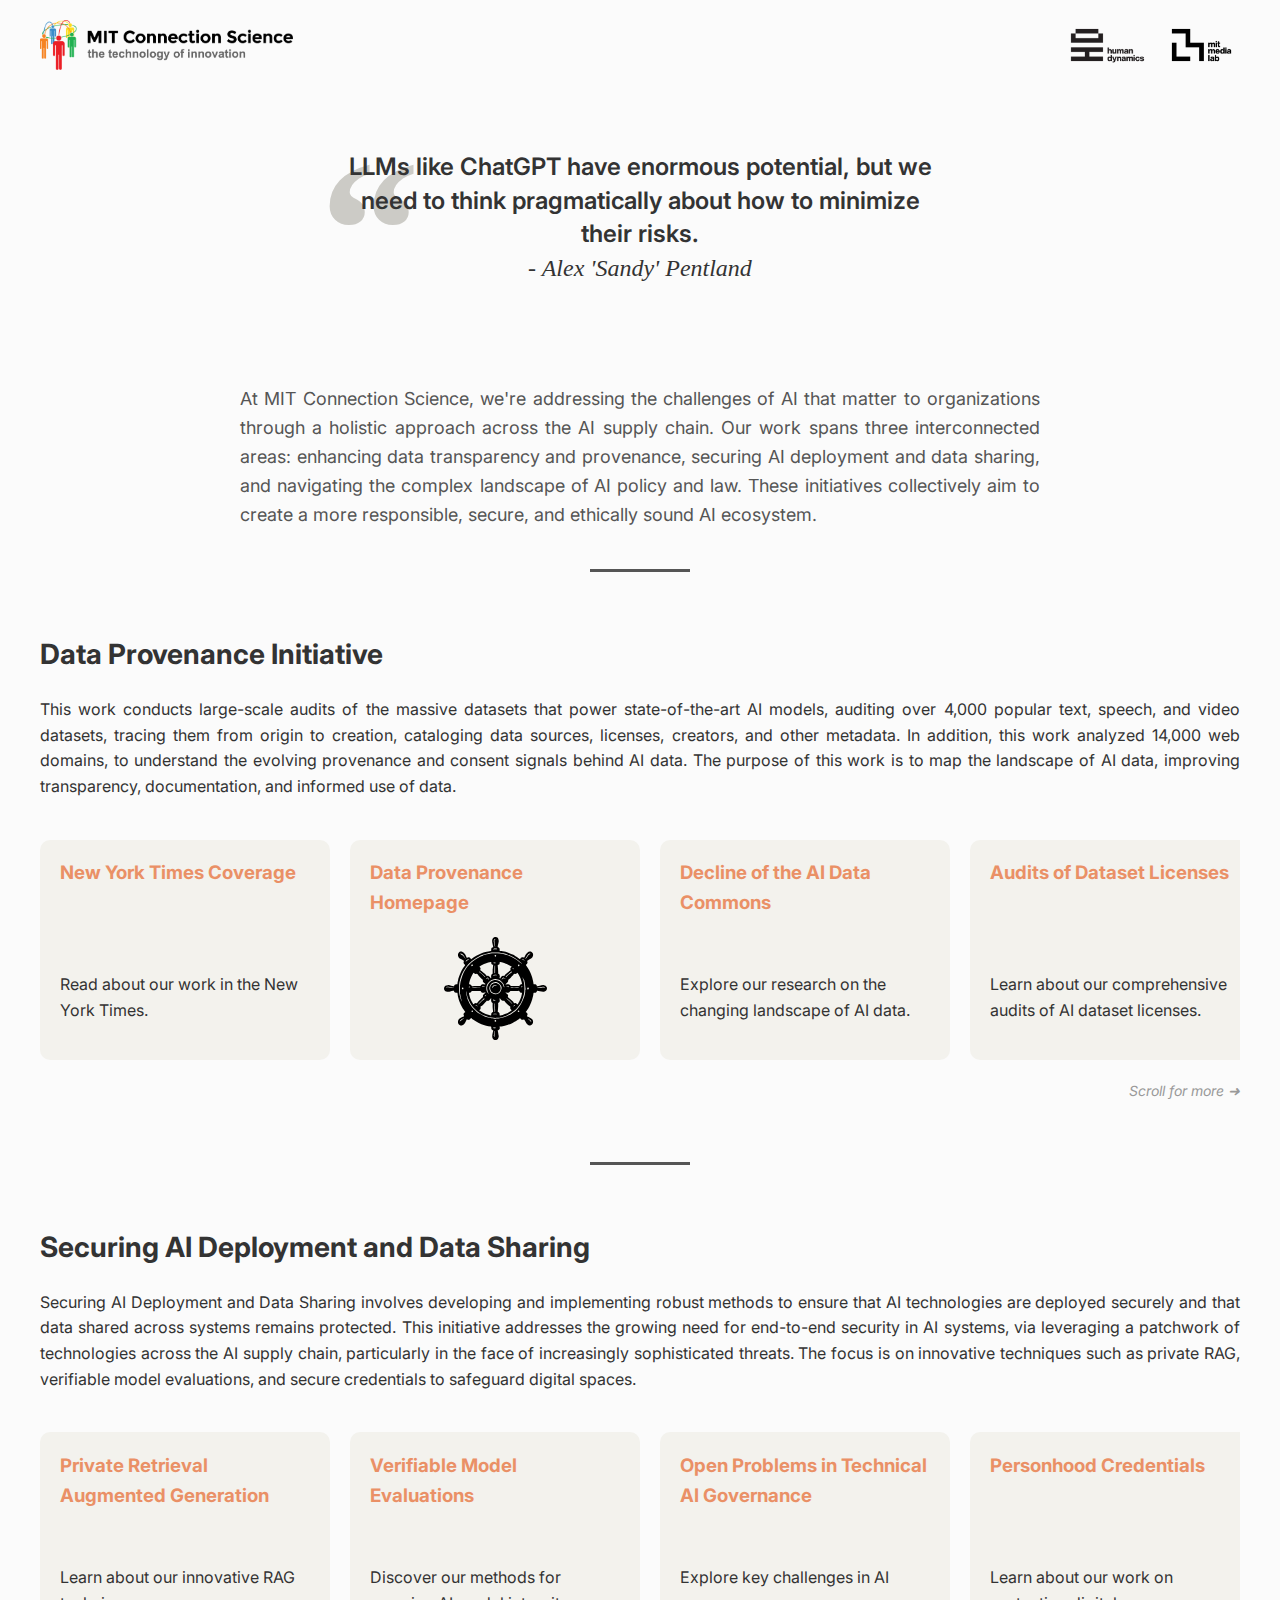
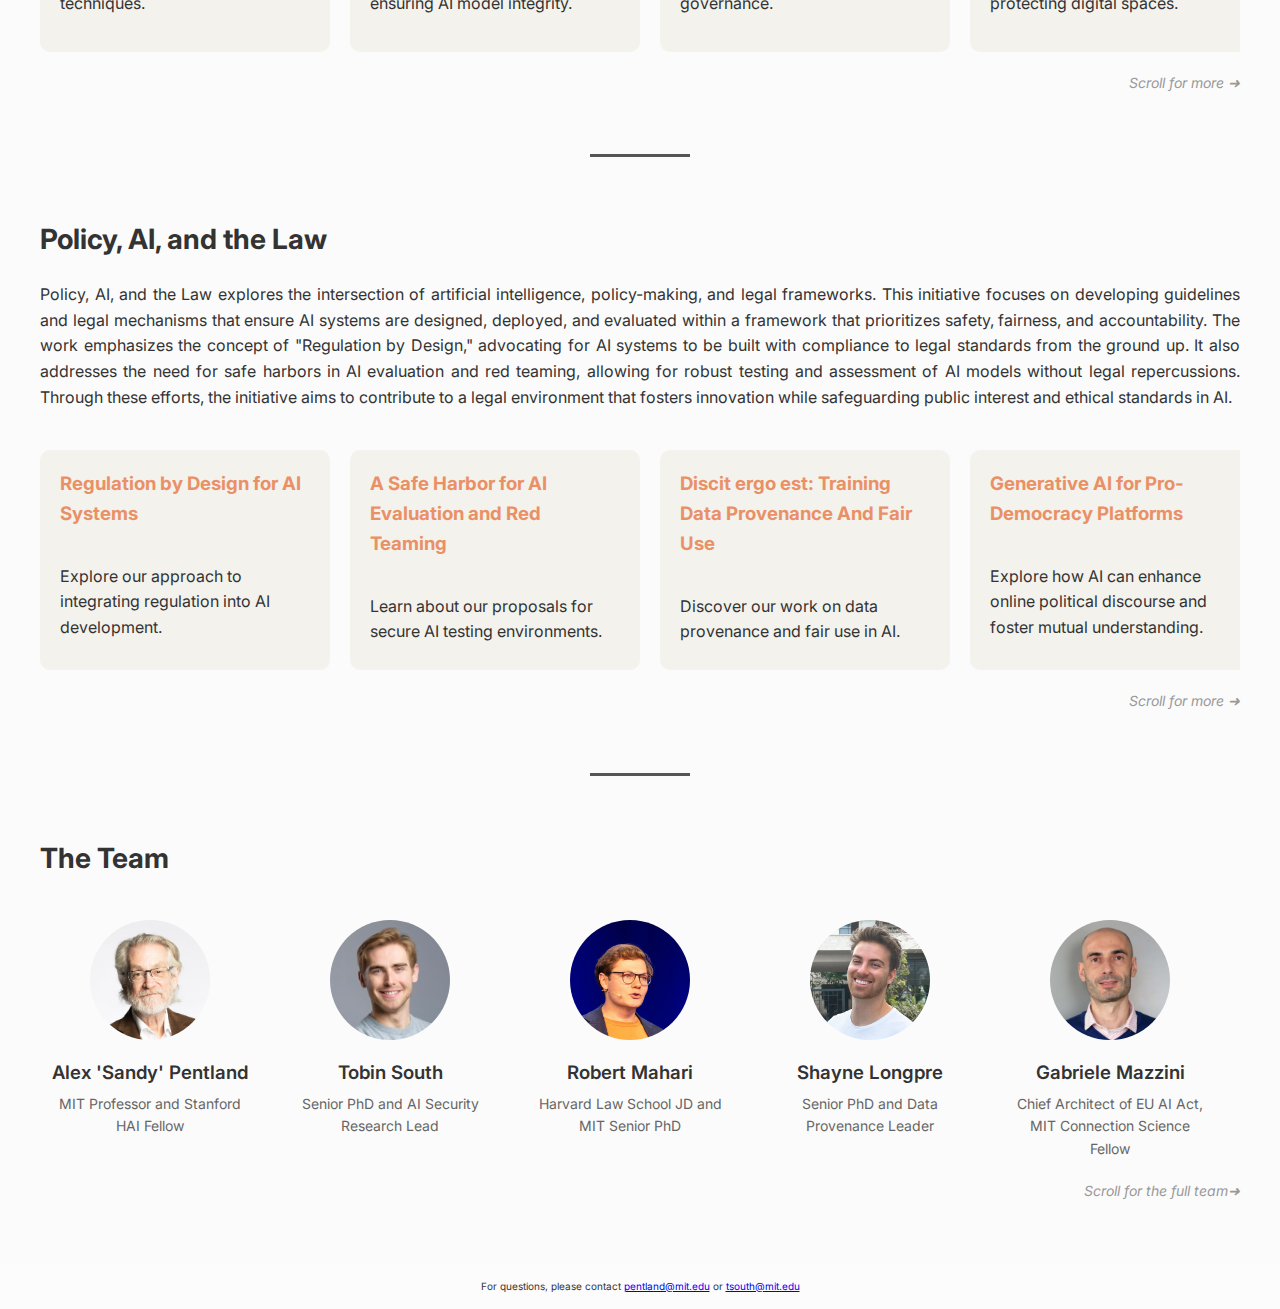
<file: docs/index.html>
<!DOCTYPE html>
<html lang="en">
<head>
    <meta charset="UTF-8">
    <meta name="viewport" content="width=device-width, initial-scale=1.0">
    <title>MIT Connection Science</title>
    <link href="https://fonts.googleapis.com/css2?family=Inter:wght@400;600;700&display=swap" rel="stylesheet">
    <style>
        body {
            font-family: 'Inter', sans-serif;
            margin: 0;
            padding: 0;
            color: #333;
            line-height: 1.6;
            background-color: #fbfbfb;
            /* background-color: #faf6d8; */
        }

        .container {
            max-width: 1200px;
            margin: 0 auto;
            padding: 0 20px;
        }

        header {
            display: flex;
            justify-content: space-between;
            align-items: center;
            padding: 20px 0;
            flex-wrap: nowrap;
        }

        .logo-container {
            display: flex;
            align-items: center;
            gap: 10px; /* Adds space between logos */
        }

        .logo {
            height: 50px;
            width: auto;
            max-width: 100%;
            object-fit: contain;
        }

        @media (max-width: 768px) {
            header {
                padding: 10px 0;
            }

            .logo {
                height: auto;
                max-height: 40px; /* Adjust this value as needed */
            }
        }

        .main-quote {
            position: relative;
            text-align: center;
            font-size: 24px;
            font-weight: 600;
            margin: 40px 0;
            line-height: 1.4;
            padding: 20px;
            max-width: 600px;
        }

        .main-quote::before {
            content: '\201C';
            position: absolute;
            top: -40px;
            left: 0;
            font-size: 200px;
            color: #cccbc6;
            z-index: -1;
            font-family: Georgia, 'Times New Roman', Times, serif;
        }

        .main-quote-container {
            display: flex;
            justify-content: center;
            align-items: center;
        }

        .quote-author {
            font-style: italic;
            font-weight: normal;
            font-family: Georgia, 'Times New Roman', Times, serif
        }

        .intro-paragraph {
            max-width: 800px;
            margin: 40px auto;
            text-align: justify;
            font-size: 18px;
            line-height: 1.6;
            color: #555;
        }

        .section {
            margin: 60px 0;
        }

        .section-title {
            font-size: 28px;
            font-weight: 700;
            margin-bottom: 20px;
        }

        .section-description {
            margin-bottom: 20px;
            text-align: justify;
        }

        @keyframes bounce-right {
            0%, 100% { transform: translateX(0); }
            50% { transform: translateX(-10px); }
        }


        .carousel {
            display: flex;
            overflow-x: auto;
            gap: 20px;
            padding: 20px 0;
            animation: bounce-right 1.5s ease-in-out 1s;
        }

        .scroll-cue {
            text-align: right;
            color: #999;
            font-size: 14px;
            margin-top: 0px;
            font-style: italic;
        }

        .card {
            flex: 0 0 auto;
            width: 250px;
            height: 200px;
            background-color: #f3f2ed;
            /* background-color: #fcfcfc; */
            border-radius: 10px;
            /* padding: 20px; */
            padding-left: 20px;
            padding-right: 20px;
            /* padding-top: 10px; */
            padding-bottom: 20px;
            text-decoration: none;
            color: inherit;
            transition: transform 0.2s;
            display: flex;
            flex-direction: column;
            justify-content: space-between;
        }

        .card:hover {
            transform: translateY(-8px);
            box-shadow: 0 0 10px rgba(0,0,0,0.1);
            /* transition: transform 0.1s, box-shadow 0.1s; */
        }

        .card-special {
            border: 2px solid #ba0000;
        }

        .card-title {
            color: #ea9066;
        }

        .card-image {
            width: 100%;
            height: 100%;
            border-radius: 20px;
            background-size: contain;
            background-repeat: no-repeat;
            background-position: center;
            display: flex;
            align-items: center;
            justify-content: center;
        }

        .card-image-text {
            text-shadow: 2px 2px 4px rgba(0,0,0,0.5);
        }

        .team-member {
            text-align: center;
            margin: 0 10px;
            min-width: 200px;
            text-decoration: none;
            color: inherit;
        }

        .team-member img {
            width: 120px;
            height: 120px;
            border-radius: 50%;
            object-fit: cover;
        }

        .team-member-name {
            font-weight: 600;
            margin: 10px 0 5px;
        }

        .team-member-title {
            font-size: 14px;
            color: #666;
            margin-bottom: 10px;
            max-width: 200px;
            margin: 0 auto;
        }

        .section-separator {
            width: 50%;
            max-width: 100px;
            height: 3px;
            margin: 30px auto;
            background-color: #555;
        }

        footer {
            text-align: center;
            padding: 5px 0;
            background-color: #fcfcfc;
            font-size: 10px;
        }
    </style>
</head>
<body>
    <div class="container">
        <header>
            <img src="images/connection-logo.png" alt="MIT Connection Science" class="logo">
            <div class="logo-container">
                <img src="images/hd-logo.png" alt="MIT Media Lab" class="logo">
                <img src="images/mit-media-lab-logo.png" alt="MIT Media Lab" class="logo">
            </div>
        </header>

        <main>
            <div class="main-quote-container">
                <div class="main-quote">
                    LLMs like ChatGPT have enormous potential, but we need to think pragmatically about how to minimize their risks.
                    <br>
                    <span class="quote-author">- Alex 'Sandy' Pentland</span>
                </div>
            </div>

            <div class="intro-paragraph">
                <p>
                    At MIT Connection Science, we're addressing the challenges of AI that matter to organizations through a holistic approach across the AI supply chain. Our work spans three interconnected areas: enhancing data transparency and provenance, securing AI deployment and data sharing, and navigating the complex landscape of AI policy and law. These initiatives collectively aim to create a more responsible, secure, and ethically sound AI ecosystem.
                </p>
            </div>

            <div class="section-separator"></div>
            <section class="section">
                <h2 class="section-title">Data Provenance Initiative</h2>
                <p class="section-description">This work conducts large-scale audits of the massive datasets that power state-of-the-art AI models, auditing over 4,000 popular text, speech, and video datasets, tracing them from origin to creation, cataloging data sources, licenses, creators, and other metadata. In addition, this work analyzed 14,000 web domains, to understand the evolving provenance and consent signals behind AI data. The purpose of this work is to map the landscape of AI data, improving transparency, documentation, and informed use of data.</p>
                <div class="carousel">
                    <a href="https://www.nytimes.com/2024/07/19/technology/ai-data-restrictions.html" class="card">
                        <h3 class="card-title">New York Times Coverage</h3>
                        <p>Read about our work in the New York Times.</p>
                    </a>
                    <a href="https://www.dataprovenance.org/" class="card">
                        <h3 class="card-title">Data Provenance Homepage</h3>
                        <div class="card-image" style="background-image: url('images/dpi.svg');">
                        </div>
                    </a>
                    <a href="https://www.dataprovenance.org/Consent_in_Crisis.pdf" class="card">
                        <h3 class="card-title">Decline of the AI Data Commons</h3>
                        <p>Explore our research on the changing landscape of AI data.</p>
                    </a>
                    <a href="https://arxiv.org/abs/2310.16787" class="card">
                        <h3 class="card-title">Audits of Dataset Licenses</h3>
                        <p>Learn about our comprehensive audits of AI dataset licenses.</p>
                    </a>
                    <a href="https://mit-genai.pubpub.org/pub/uk7op8zs/release/2" class="card">
                        <h3 class="card-title">Data Authenticity, Consent, and Provenance for AI Are All Broken</h3>
                        <p>Discover the challenges in AI data management.</p>
                    </a>
                    <a href="https://dspace.mit.edu/handle/1721.1/154171" class="card">
                        <h3 class="card-title">Comment to U.S Copyright Office</h3>
                        <p>Read our submission on Data Provenance and Copyright.</p>
                    </a>
                </div>
                <div class="scroll-cue">Scroll for more <span class="arrow">➜</span></div>
            </section>

            <div class="section-separator"></div>
            <section class="section">
                <h2 class="section-title">Securing AI Deployment and Data Sharing</h2>
                <p class="section-description">Securing AI Deployment and Data Sharing involves developing and implementing robust methods to ensure that AI technologies are deployed securely and that data shared across systems remains protected. This initiative addresses the growing need for end-to-end security in AI systems, via leveraging a patchwork of technologies across the AI supply chain, particularly in the face of increasingly sophisticated threats. The focus is on innovative techniques such as private RAG, verifiable model evaluations, and secure credentials to safeguard digital spaces.</p>
                <div class="carousel">
                    <!-- <a href="https://mit-genai.pubpub.org/pub/m4msmss4" class="card">
                        <h3 class="card-title">End-to-end security for GenAI</h3>
                        <p>Explore our approach to comprehensive GenAI security.</p>
                    </a> -->
                    <a href="https://arxiv.org/abs/2311.12955" class="card">
                        <h3 class="card-title">Private Retrieval Augmented Generation</h3>
                        <p>Learn about our innovative RAG techniques.</p>
                    </a>
                    <a href="https://arxiv.org/abs/2402.02675" class="card">
                        <h3 class="card-title">Verifiable Model Evaluations</h3>
                        <p>Discover our methods for ensuring AI model integrity.</p>
                    </a>
                    <a href="https://cdn.governance.ai/Open_Problems_in_Technical_AI_Governance.pdf" class="card">
                        <h3 class="card-title">Open Problems in Technical AI Governance</h3>
                        <p>Explore key challenges in AI governance.</p>
                    </a>
                    <a href="https://arxiv.org/pdf/2408.07892" class="card">
                        <h3 class="card-title">Personhood Credentials</h3>
                        <p>Learn about our work on protecting digital spaces.</p>
                    </a>
                    <a href="https://arxiv.org/abs/2311.13008" class="card">
                        <h3 class="card-title">Zero-knowledge tax disclosures</h3>
                        <p>Discover our research on privacy-preserving financial disclosures.</p>
                    </a>
                    <a href="https://arxiv.org/pdf/2210.01927" class="card">
                        <h3 class="card-title">Two party private data sharing.</h3>
                        <p>Explore our work on making health feeds private decentralised data sharing.</p>
                    </a>
                </div>
                <div class="scroll-cue">Scroll for more <span class="arrow">➜</span></div>
            </section>

            <div class="section-separator"></div>
            <section class="section">
                <h2 class="section-title">Policy, AI, and the Law</h2>
                <p class="section-description">Policy, AI, and the Law explores the intersection of artificial intelligence, policy-making, and legal frameworks. This initiative focuses on developing guidelines and legal mechanisms that ensure AI systems are designed, deployed, and evaluated within a framework that prioritizes safety, fairness, and accountability. The work emphasizes the concept of "Regulation by Design," advocating for AI systems to be built with compliance to legal standards from the ground up. It also addresses the need for safe harbors in AI evaluation and red teaming, allowing for robust testing and assessment of AI models without legal repercussions. Through these efforts, the initiative aims to contribute to a legal environment that fosters innovation while safeguarding public interest and ethical standards in AI.</p>
                <div class="carousel">
                    <a href="https://papers.ssrn.com/sol3/papers.cfm?abstract_id=4753029" class="card">
                        <h3 class="card-title">Regulation by Design for AI Systems</h3>
                        <p>Explore our approach to integrating regulation into AI development.</p>
                    </a>
                    <a href="https://arxiv.org/abs/2403.04893" class="card">
                        <h3 class="card-title">A Safe Harbor for AI Evaluation and Red Teaming</h3>
                        <p>Learn about our proposals for secure AI testing environments.</p>
                    </a>
                    <a href="https://www.networklawreview.org/mahari-longpre-generative-ai/" class="card">
                        <h3 class="card-title">Discit ergo est: Training Data Provenance And Fair Use</h3>
                        <p>Discover our work on data provenance and fair use in AI.</p>
                    </a>
                    <a href="https://mit-genai.pubpub.org/pub/mn45hexw/release/1?readingCollection=bc5ea8fc" class="card">
                        <h3 class="card-title">Generative AI for Pro-Democracy Platforms</h3>
                        <p>Explore how AI can enhance online political discourse and foster mutual understanding.</p>
                    </a>
                    <a href="https://papers.ssrn.com/sol3/papers.cfm?abstract_id=4493900" class="card">
                        <h3 class="card-title">Competition Between AI Foundation Models</h3>
                        <p>Explore the dynamics of competition in AI development.</p>
                    </a>
                    <a href="https://www.science.org/doi/full/10.1126/science.adh4451" class="card">
                        <h3 class="card-title">Art and the science of generative AI</h3>
                        <p>Learn about the intersection of art and AI technology.</p>
                    </a>
                </div>
                <div class="scroll-cue">Scroll for more <span class="arrow">➜</span></div>
            </section>

            <div class="section-separator"></div>
            <section class="section">
                <h2 class="section-title">The Team</h2>
                <div class="carousel">
                    <a href="https://en.wikipedia.org/wiki/Alex_Pentland" class="team-member">
                        <img src="images/team/sandy.jpg" alt="Sandy Pentland">
                        <h3 class="team-member-name">Alex 'Sandy' Pentland</h3>
                        <p class="team-member-title">MIT Professor and Stanford HAI Fellow</p>
                    </a>
                    <a href="https://tobin.page/" class="team-member">
                        <img src="images/team/tobin.jpg" alt="Tobin South">
                        <h3 class="team-member-name">Tobin South</h3>
                        <p class="team-member-title">Senior PhD and AI Security Research Lead</p>
                    </a>
                    <a href="https://robertmahari.com/" class="team-member">
                        <img src="images/team/robert.jpg" alt="Robert Mahari">
                        <h3 class="team-member-name">Robert Mahari</h3>
                        <p class="team-member-title">Harvard Law School JD and MIT Senior PhD</p>
                    </a>
                    <a href="https://www.shaynelongpre.com/" class="team-member">
                        <img src="images/team/shayne.jpg" alt="Shayne Longpre">
                        <h3 class="team-member-name">Shayne Longpre</h3>
                        <p class="team-member-title">Senior PhD and Data Provenance Leader</p>
                    </a>
                    <a href="https://www.linkedin.com/in/gabriele-mazzini-2baa948" class="team-member">
                        <img src="images/team/mazzini.jpg" alt="Gabriele Mazzini">
                        <h3 class="team-member-name">Gabriele Mazzini</h3>
                        <p class="team-member-title">Chief Architect of EU AI Act, MIT Connection Science Fellow</p>
                    </a>
                    <a href="https://x.com/guyzys" class="team-member">
                        <img src="images/team/guy.jpg" alt="Guy Zyskind">
                        <h3 class="team-member-name">Guy Zyskind</h3>
                        <p class="team-member-title">Serial Crypto & Web3 Founder, MIT PhD Alum</p>
                    </a>
                    <!-- thomas hardjono -->
                    <a href="https://hardjono.mit.edu/" class="team-member">
                        <img src="images/team/hardjono.jpg" alt="Thomas Hardjono">
                        <h3 class="team-member-name">Thomas Hardjono</h3>
                        <p class="team-member-title">CTO of MIT Connection Science</p>
                    </a>
                </div>
                <div class="scroll-cue">Scroll for the full team<span class="arrow">➜</span></div>
            </section>
        </main>
    </div>

    <footer>
        <p>For questions, please contact <a href="mailto:pentland@mit.edu">pentland@mit.edu</a> or <a href="mailto:tsouth@mit.edu">tsouth@mit.edu</a></p>
    </footer>
</body>
</html>
</file>
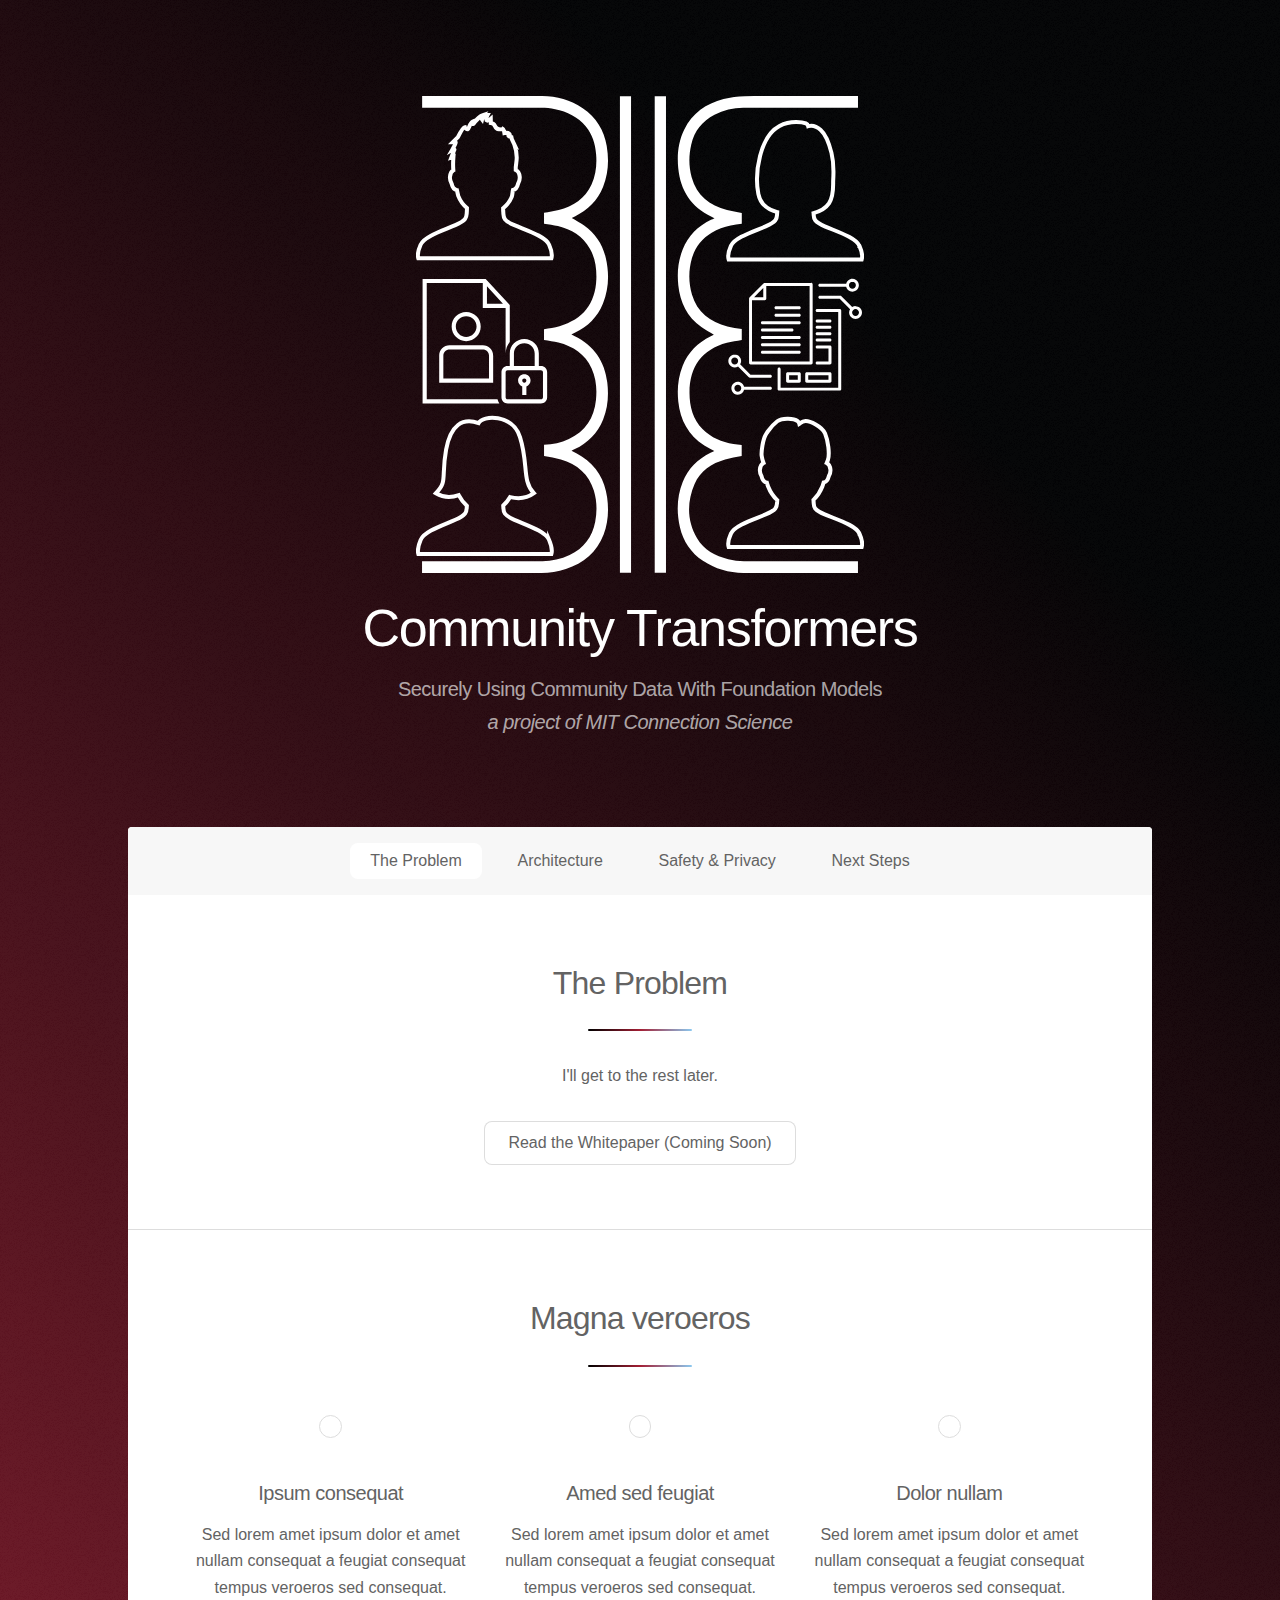
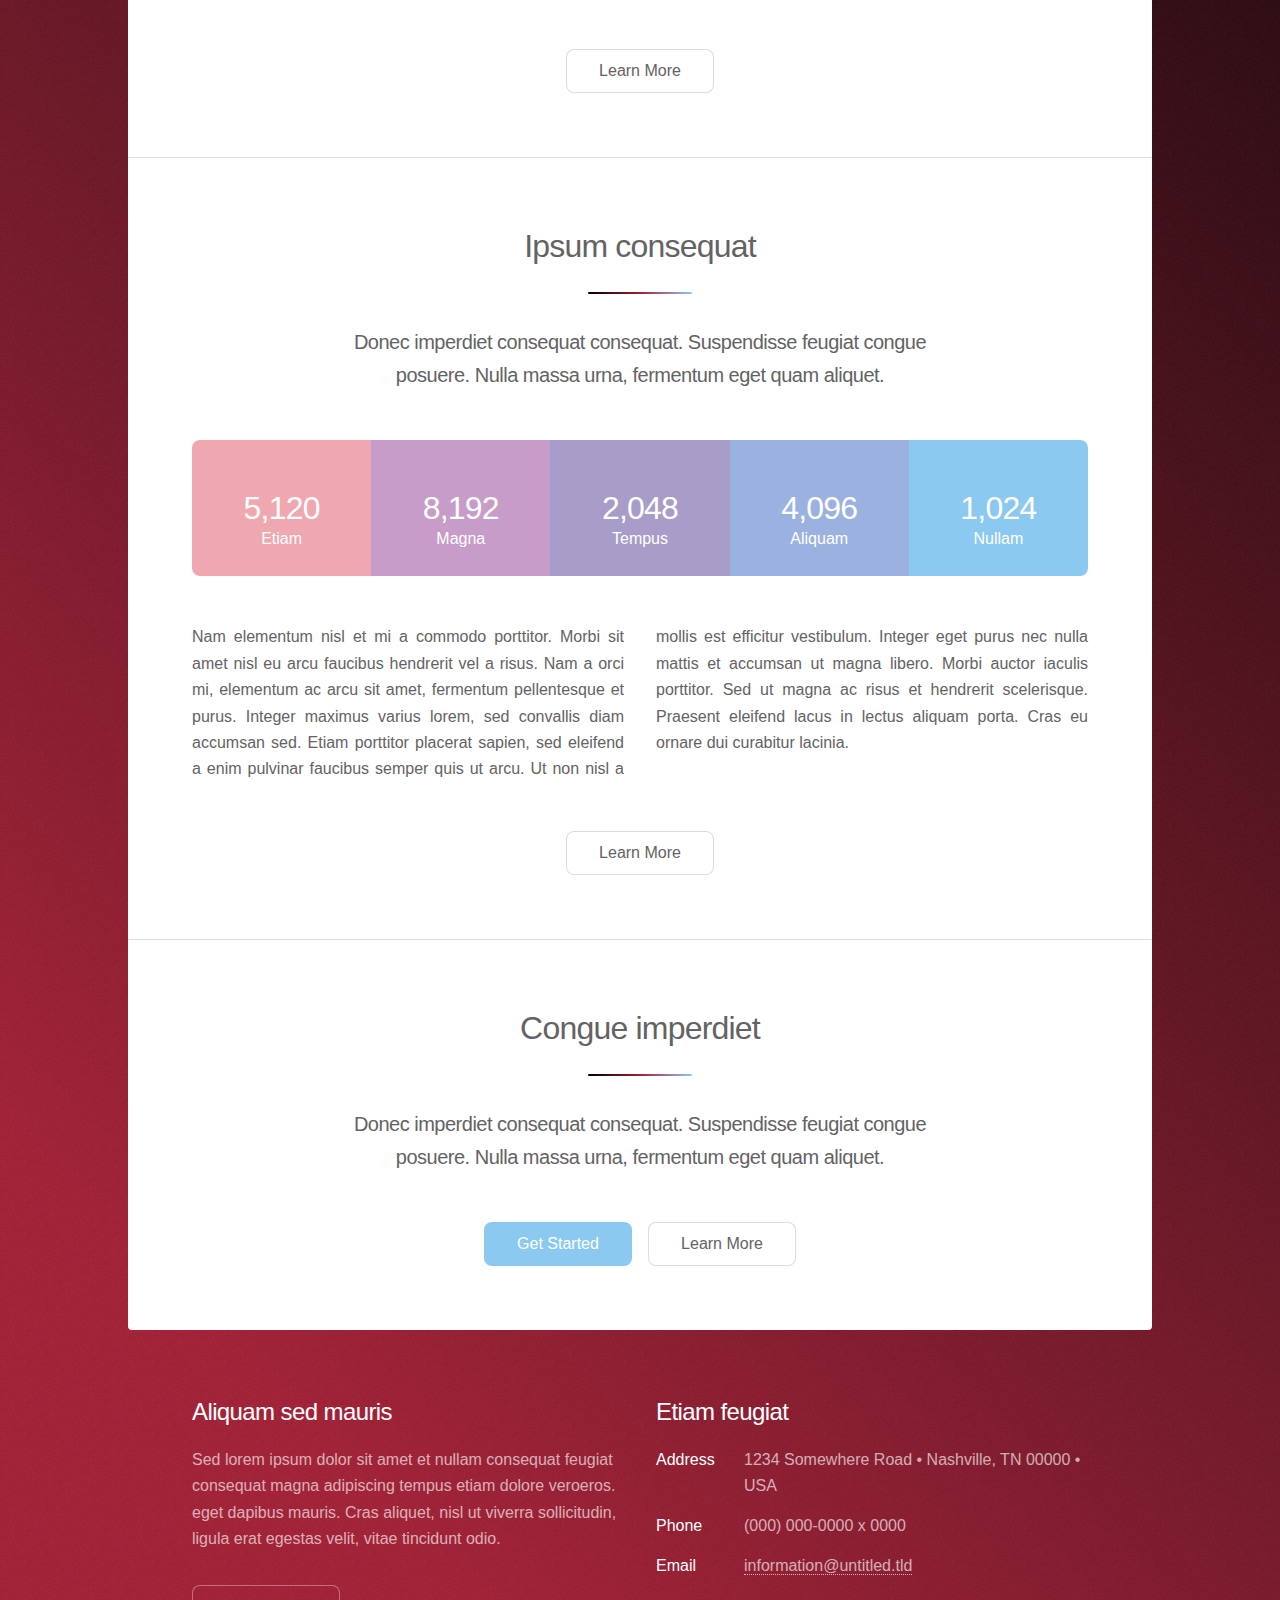
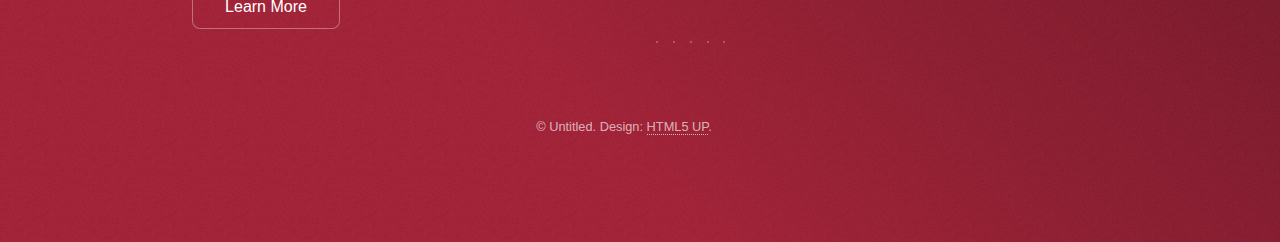
<file: website/index.html>
<!DOCTYPE HTML>
<html>
	<head>
		<title>Community Transformers</title>
		<meta charset="utf-8" />
		<meta name="viewport" content="width=device-width, initial-scale=1, user-scalable=no" />
		<link rel="stylesheet" href="assets/css/maintw.css" />
		<noscript><link rel="stylesheet" href="assets/css/noscript.css" /></noscript>
	</head>
	<body class="is-preload">

		<!-- Wrapper -->
			<div id="wrapper">

				<!-- Header -->
					<header id="header" class="alt">
						<span class="logo"><img src="images/logonotextwhite.svg" alt="" /></span>
						<h1>Community Transformers</h1>
						<p>Securely Using Community Data With Foundation Models
						<br/>
						<em>a project of MIT Connection Science</em></p>
					</header>

				<!-- Nav -->
					<nav id="nav">
						<ul>
							<li><a href="#intro" class="active">The Problem</a></li>
							<li><a href="#architecture">Architecture</a></li>
							<li><a href="#safety">Safety & Privacy</a></li>
							<li><a href="#next">Next Steps</a></li>
						</ul>
					</nav>

				<!-- Main -->
					<div id="main">

						<!-- Introduction -->
							<section id="intro" class="main special">
								<div class="spotlight">
									<div class="content">
										<header class="major">
											<h2>The Problem</h2>
										</header>
										<p>I'll get to the rest later.</p>
										<ul class="actions special">
											<li><a href="#" class="button">Read the Whitepaper (Coming Soon)</a></li>
										</ul>
									</div>
									<!-- <span class="image"><img src="images/pic01.jpg" alt="" /></span> -->
								</div>
							</section>

						<!-- First Section -->
							<section id="first" class="main special">
								<header class="major">
									<h2>Magna veroeros</h2>
								</header>
								<ul class="features">
									<li>
										<span class="icon solid major style1 fa-code"></span>
										<h3>Ipsum consequat</h3>
										<p>Sed lorem amet ipsum dolor et amet nullam consequat a feugiat consequat tempus veroeros sed consequat.</p>
									</li>
									<li>
										<span class="icon major style3 fa-copy"></span>
										<h3>Amed sed feugiat</h3>
										<p>Sed lorem amet ipsum dolor et amet nullam consequat a feugiat consequat tempus veroeros sed consequat.</p>
									</li>
									<li>
										<span class="icon major style5 fa-gem"></span>
										<h3>Dolor nullam</h3>
										<p>Sed lorem amet ipsum dolor et amet nullam consequat a feugiat consequat tempus veroeros sed consequat.</p>
									</li>
								</ul>
								<footer class="major">
									<ul class="actions special">
										<li><a href="generic.html" class="button">Learn More</a></li>
									</ul>
								</footer>
							</section>

						<!-- Second Section -->
							<section id="second" class="main special">
								<header class="major">
									<h2>Ipsum consequat</h2>
									<p>Donec imperdiet consequat consequat. Suspendisse feugiat congue<br />
									posuere. Nulla massa urna, fermentum eget quam aliquet.</p>
								</header>
								<ul class="statistics">
									<li class="style1">
										<span class="icon solid fa-code-branch"></span>
										<strong>5,120</strong> Etiam
									</li>
									<li class="style2">
										<span class="icon fa-folder-open"></span>
										<strong>8,192</strong> Magna
									</li>
									<li class="style3">
										<span class="icon solid fa-signal"></span>
										<strong>2,048</strong> Tempus
									</li>
									<li class="style4">
										<span class="icon solid fa-laptop"></span>
										<strong>4,096</strong> Aliquam
									</li>
									<li class="style5">
										<span class="icon fa-gem"></span>
										<strong>1,024</strong> Nullam
									</li>
								</ul>
								<p class="content">Nam elementum nisl et mi a commodo porttitor. Morbi sit amet nisl eu arcu faucibus hendrerit vel a risus. Nam a orci mi, elementum ac arcu sit amet, fermentum pellentesque et purus. Integer maximus varius lorem, sed convallis diam accumsan sed. Etiam porttitor placerat sapien, sed eleifend a enim pulvinar faucibus semper quis ut arcu. Ut non nisl a mollis est efficitur vestibulum. Integer eget purus nec nulla mattis et accumsan ut magna libero. Morbi auctor iaculis porttitor. Sed ut magna ac risus et hendrerit scelerisque. Praesent eleifend lacus in lectus aliquam porta. Cras eu ornare dui curabitur lacinia.</p>
								<footer class="major">
									<ul class="actions special">
										<li><a href="generic.html" class="button">Learn More</a></li>
									</ul>
								</footer>
							</section>

						<!-- Get Started -->
							<section id="cta" class="main special">
								<header class="major">
									<h2>Congue imperdiet</h2>
									<p>Donec imperdiet consequat consequat. Suspendisse feugiat congue<br />
									posuere. Nulla massa urna, fermentum eget quam aliquet.</p>
								</header>
								<footer class="major">
									<ul class="actions special">
										<li><a href="generic.html" class="button primary">Get Started</a></li>
										<li><a href="generic.html" class="button">Learn More</a></li>
									</ul>
								</footer>
							</section>

					</div>

				<!-- Footer -->
					<footer id="footer">
						<section>
							<h2>Aliquam sed mauris</h2>
							<p>Sed lorem ipsum dolor sit amet et nullam consequat feugiat consequat magna adipiscing tempus etiam dolore veroeros. eget dapibus mauris. Cras aliquet, nisl ut viverra sollicitudin, ligula erat egestas velit, vitae tincidunt odio.</p>
							<ul class="actions">
								<li><a href="generic.html" class="button">Learn More</a></li>
							</ul>
						</section>
						<section>
							<h2>Etiam feugiat</h2>
							<dl class="alt">
								<dt>Address</dt>
								<dd>1234 Somewhere Road &bull; Nashville, TN 00000 &bull; USA</dd>
								<dt>Phone</dt>
								<dd>(000) 000-0000 x 0000</dd>
								<dt>Email</dt>
								<dd><a href="#">information@untitled.tld</a></dd>
							</dl>
							<ul class="icons">
								<li><a href="#" class="icon brands fa-twitter alt"><span class="label">Twitter</span></a></li>
								<li><a href="#" class="icon brands fa-facebook-f alt"><span class="label">Facebook</span></a></li>
								<li><a href="#" class="icon brands fa-instagram alt"><span class="label">Instagram</span></a></li>
								<li><a href="#" class="icon brands fa-github alt"><span class="label">GitHub</span></a></li>
								<li><a href="#" class="icon brands fa-dribbble alt"><span class="label">Dribbble</span></a></li>
							</ul>
						</section>
						<p class="copyright">&copy; Untitled. Design: <a href="https://html5up.net">HTML5 UP</a>.</p>
					</footer>

			</div>

		<!-- Scripts -->
			<script src="assets/js/jquery.min.js"></script>
			<script src="assets/js/jquery.scrollex.min.js"></script>
			<script src="assets/js/jquery.scrolly.min.js"></script>
			<script src="assets/js/browser.min.js"></script>
			<script src="assets/js/breakpoints.min.js"></script>
			<script src="assets/js/util.js"></script>
			<script src="assets/js/main.js"></script>

	</body>
</html>
</file>
<file: website/assets/css/noscript.css>
/*
	Stellar by HTML5 UP
	html5up.net | @ajlkn
	Free for personal and commercial use under the CCA 3.0 license (html5up.net/license)
*/

/* Header */

	body.is-preload #header.alt > * {
		opacity: 1;
	}

	body.is-preload #header.alt .logo {
		-moz-transform: none;
		-webkit-transform: none;
		-ms-transform: none;
		transform: none;
	}
</file>
<file: website/assets/css/maintw.css>
/*
! tailwindcss v3.2.7 | MIT License | https://tailwindcss.com
*/

/*
1. Prevent padding and border from affecting element width. (https://github.com/mozdevs/cssremedy/issues/4)
2. Allow adding a border to an element by just adding a border-width. (https://github.com/tailwindcss/tailwindcss/pull/116)
*/

*,
::before,
::after {
  box-sizing: border-box;
  /* 1 */
  border-width: 0;
  /* 2 */
  border-style: solid;
  /* 2 */
  border-color: #e5e7eb;
  /* 2 */
}

::before,
::after {
  --tw-content: '';
}

/*
1. Use a consistent sensible line-height in all browsers.
2. Prevent adjustments of font size after orientation changes in iOS.
3. Use a more readable tab size.
4. Use the user's configured `sans` font-family by default.
5. Use the user's configured `sans` font-feature-settings by default.
*/

html {
  line-height: 1.5;
  /* 1 */
  -webkit-text-size-adjust: 100%;
  /* 2 */
  -moz-tab-size: 4;
  /* 3 */
  -o-tab-size: 4;
     tab-size: 4;
  /* 3 */
  font-family: ui-sans-serif, system-ui, -apple-system, BlinkMacSystemFont, "Segoe UI", Roboto, "Helvetica Neue", Arial, "Noto Sans", sans-serif, "Apple Color Emoji", "Segoe UI Emoji", "Segoe UI Symbol", "Noto Color Emoji";
  /* 4 */
  font-feature-settings: normal;
  /* 5 */
}

/*
1. Remove the margin in all browsers.
2. Inherit line-height from `html` so users can set them as a class directly on the `html` element.
*/

body {
  margin: 0;
  /* 1 */
  line-height: inherit;
  /* 2 */
}

/*
1. Add the correct height in Firefox.
2. Correct the inheritance of border color in Firefox. (https://bugzilla.mozilla.org/show_bug.cgi?id=190655)
3. Ensure horizontal rules are visible by default.
*/

hr {
  height: 0;
  /* 1 */
  color: inherit;
  /* 2 */
  border-top-width: 1px;
  /* 3 */
}

/*
Add the correct text decoration in Chrome, Edge, and Safari.
*/

abbr:where([title]) {
  -webkit-text-decoration: underline dotted;
          text-decoration: underline dotted;
}

/*
Remove the default font size and weight for headings.
*/

h1,
h2,
h3,
h4,
h5,
h6 {
  font-size: inherit;
  font-weight: inherit;
}

/*
Reset links to optimize for opt-in styling instead of opt-out.
*/

a {
  color: inherit;
  text-decoration: inherit;
}

/*
Add the correct font weight in Edge and Safari.
*/

b,
strong {
  font-weight: bolder;
}

/*
1. Use the user's configured `mono` font family by default.
2. Correct the odd `em` font sizing in all browsers.
*/

code,
kbd,
samp,
pre {
  font-family: ui-monospace, SFMono-Regular, Menlo, Monaco, Consolas, "Liberation Mono", "Courier New", monospace;
  /* 1 */
  font-size: 1em;
  /* 2 */
}

/*
Add the correct font size in all browsers.
*/

small {
  font-size: 80%;
}

/*
Prevent `sub` and `sup` elements from affecting the line height in all browsers.
*/

sub,
sup {
  font-size: 75%;
  line-height: 0;
  position: relative;
  vertical-align: baseline;
}

sub {
  bottom: -0.25em;
}

sup {
  top: -0.5em;
}

/*
1. Remove text indentation from table contents in Chrome and Safari. (https://bugs.chromium.org/p/chromium/issues/detail?id=999088, https://bugs.webkit.org/show_bug.cgi?id=201297)
2. Correct table border color inheritance in all Chrome and Safari. (https://bugs.chromium.org/p/chromium/issues/detail?id=935729, https://bugs.webkit.org/show_bug.cgi?id=195016)
3. Remove gaps between table borders by default.
*/

table {
  text-indent: 0;
  /* 1 */
  border-color: inherit;
  /* 2 */
  border-collapse: collapse;
  /* 3 */
}

/*
1. Change the font styles in all browsers.
2. Remove the margin in Firefox and Safari.
3. Remove default padding in all browsers.
*/

button,
input,
optgroup,
select,
textarea {
  font-family: inherit;
  /* 1 */
  font-size: 100%;
  /* 1 */
  font-weight: inherit;
  /* 1 */
  line-height: inherit;
  /* 1 */
  color: inherit;
  /* 1 */
  margin: 0;
  /* 2 */
  padding: 0;
  /* 3 */
}

/*
Remove the inheritance of text transform in Edge and Firefox.
*/

button,
select {
  text-transform: none;
}

/*
1. Correct the inability to style clickable types in iOS and Safari.
2. Remove default button styles.
*/

button,
[type='button'],
[type='reset'],
[type='submit'] {
  -webkit-appearance: button;
  /* 1 */
  background-color: transparent;
  /* 2 */
  background-image: none;
  /* 2 */
}

/*
Use the modern Firefox focus style for all focusable elements.
*/

:-moz-focusring {
  outline: auto;
}

/*
Remove the additional `:invalid` styles in Firefox. (https://github.com/mozilla/gecko-dev/blob/2f9eacd9d3d995c937b4251a5557d95d494c9be1/layout/style/res/forms.css#L728-L737)
*/

:-moz-ui-invalid {
  box-shadow: none;
}

/*
Add the correct vertical alignment in Chrome and Firefox.
*/

progress {
  vertical-align: baseline;
}

/*
Correct the cursor style of increment and decrement buttons in Safari.
*/

::-webkit-inner-spin-button,
::-webkit-outer-spin-button {
  height: auto;
}

/*
1. Correct the odd appearance in Chrome and Safari.
2. Correct the outline style in Safari.
*/

[type='search'] {
  -webkit-appearance: textfield;
  /* 1 */
  outline-offset: -2px;
  /* 2 */
}

/*
Remove the inner padding in Chrome and Safari on macOS.
*/

::-webkit-search-decoration {
  -webkit-appearance: none;
}

/*
1. Correct the inability to style clickable types in iOS and Safari.
2. Change font properties to `inherit` in Safari.
*/

::-webkit-file-upload-button {
  -webkit-appearance: button;
  /* 1 */
  font: inherit;
  /* 2 */
}

/*
Add the correct display in Chrome and Safari.
*/

summary {
  display: list-item;
}

/*
Removes the default spacing and border for appropriate elements.
*/

blockquote,
dl,
dd,
h1,
h2,
h3,
h4,
h5,
h6,
hr,
figure,
p,
pre {
  margin: 0;
}

fieldset {
  margin: 0;
  padding: 0;
}

legend {
  padding: 0;
}

ol,
ul,
menu {
  list-style: none;
  margin: 0;
  padding: 0;
}

/*
Prevent resizing textareas horizontally by default.
*/

textarea {
  resize: vertical;
}

/*
1. Reset the default placeholder opacity in Firefox. (https://github.com/tailwindlabs/tailwindcss/issues/3300)
2. Set the default placeholder color to the user's configured gray 400 color.
*/

input::-moz-placeholder, textarea::-moz-placeholder {
  opacity: 1;
  /* 1 */
  color: #9ca3af;
  /* 2 */
}

input::placeholder,
textarea::placeholder {
  opacity: 1;
  /* 1 */
  color: #9ca3af;
  /* 2 */
}

/*
Set the default cursor for buttons.
*/

button,
[role="button"] {
  cursor: pointer;
}

/*
Make sure disabled buttons don't get the pointer cursor.
*/

:disabled {
  cursor: default;
}

/*
1. Make replaced elements `display: block` by default. (https://github.com/mozdevs/cssremedy/issues/14)
2. Add `vertical-align: middle` to align replaced elements more sensibly by default. (https://github.com/jensimmons/cssremedy/issues/14#issuecomment-634934210)
   This can trigger a poorly considered lint error in some tools but is included by design.
*/

img,
svg,
video,
canvas,
audio,
iframe,
embed,
object {
  display: block;
  /* 1 */
  vertical-align: middle;
  /* 2 */
}

/*
Constrain images and videos to the parent width and preserve their intrinsic aspect ratio. (https://github.com/mozdevs/cssremedy/issues/14)
*/

img,
video {
  max-width: 100%;
  height: auto;
}

/* Make elements with the HTML hidden attribute stay hidden by default */

[hidden] {
  display: none;
}

*, ::before, ::after {
  --tw-border-spacing-x: 0;
  --tw-border-spacing-y: 0;
  --tw-translate-x: 0;
  --tw-translate-y: 0;
  --tw-rotate: 0;
  --tw-skew-x: 0;
  --tw-skew-y: 0;
  --tw-scale-x: 1;
  --tw-scale-y: 1;
  --tw-pan-x:  ;
  --tw-pan-y:  ;
  --tw-pinch-zoom:  ;
  --tw-scroll-snap-strictness: proximity;
  --tw-ordinal:  ;
  --tw-slashed-zero:  ;
  --tw-numeric-figure:  ;
  --tw-numeric-spacing:  ;
  --tw-numeric-fraction:  ;
  --tw-ring-inset:  ;
  --tw-ring-offset-width: 0px;
  --tw-ring-offset-color: #fff;
  --tw-ring-color: rgb(59 130 246 / 0.5);
  --tw-ring-offset-shadow: 0 0 #0000;
  --tw-ring-shadow: 0 0 #0000;
  --tw-shadow: 0 0 #0000;
  --tw-shadow-colored: 0 0 #0000;
  --tw-blur:  ;
  --tw-brightness:  ;
  --tw-contrast:  ;
  --tw-grayscale:  ;
  --tw-hue-rotate:  ;
  --tw-invert:  ;
  --tw-saturate:  ;
  --tw-sepia:  ;
  --tw-drop-shadow:  ;
  --tw-backdrop-blur:  ;
  --tw-backdrop-brightness:  ;
  --tw-backdrop-contrast:  ;
  --tw-backdrop-grayscale:  ;
  --tw-backdrop-hue-rotate:  ;
  --tw-backdrop-invert:  ;
  --tw-backdrop-opacity:  ;
  --tw-backdrop-saturate:  ;
  --tw-backdrop-sepia:  ;
}

::backdrop {
  --tw-border-spacing-x: 0;
  --tw-border-spacing-y: 0;
  --tw-translate-x: 0;
  --tw-translate-y: 0;
  --tw-rotate: 0;
  --tw-skew-x: 0;
  --tw-skew-y: 0;
  --tw-scale-x: 1;
  --tw-scale-y: 1;
  --tw-pan-x:  ;
  --tw-pan-y:  ;
  --tw-pinch-zoom:  ;
  --tw-scroll-snap-strictness: proximity;
  --tw-ordinal:  ;
  --tw-slashed-zero:  ;
  --tw-numeric-figure:  ;
  --tw-numeric-spacing:  ;
  --tw-numeric-fraction:  ;
  --tw-ring-inset:  ;
  --tw-ring-offset-width: 0px;
  --tw-ring-offset-color: #fff;
  --tw-ring-color: rgb(59 130 246 / 0.5);
  --tw-ring-offset-shadow: 0 0 #0000;
  --tw-ring-shadow: 0 0 #0000;
  --tw-shadow: 0 0 #0000;
  --tw-shadow-colored: 0 0 #0000;
  --tw-blur:  ;
  --tw-brightness:  ;
  --tw-contrast:  ;
  --tw-grayscale:  ;
  --tw-hue-rotate:  ;
  --tw-invert:  ;
  --tw-saturate:  ;
  --tw-sepia:  ;
  --tw-drop-shadow:  ;
  --tw-backdrop-blur:  ;
  --tw-backdrop-brightness:  ;
  --tw-backdrop-contrast:  ;
  --tw-backdrop-grayscale:  ;
  --tw-backdrop-hue-rotate:  ;
  --tw-backdrop-invert:  ;
  --tw-backdrop-opacity:  ;
  --tw-backdrop-saturate:  ;
  --tw-backdrop-sepia:  ;
}

/*
	Stellar by HTML5 UP
	html5up.net | @ajlkn
	Free for personal and commercial use under the CCA 3.0 license (html5up.net/license)
*/

html, body, div, span, applet, object,
iframe, h1, h2, h3, h4, h5, h6, p, blockquote,
pre, a, abbr, acronym, address, big, cite,
code, del, dfn, em, img, ins, kbd, q, s, samp,
small, strike, strong, sub, sup, tt, var, b,
u, i, center, dl, dt, dd, ol, ul, li, fieldset,
form, label, legend, table, caption, tbody,
tfoot, thead, tr, th, td, article, aside,
canvas, details, embed, figure, figcaption,
footer, header, hgroup, menu, nav, output, ruby,
section, summary, time, mark, audio, video {
  margin: 0;
  padding: 0;
  border: 0;
  font-size: 100%;
  font: inherit;
  vertical-align: baseline;
}

article, aside, details, figcaption, figure,
footer, header, hgroup, menu, nav, section {
  display: block;
}

body {
  line-height: 1;
}

ol, ul {
  list-style: none;
}

blockquote, q {
  quotes: none;
}

blockquote:before, blockquote:after, q:before, q:after {
  content: '';
  content: none;
}

table {
  border-collapse: collapse;
  border-spacing: 0;
}

body {
  -webkit-text-size-adjust: none;
}

mark {
  background-color: transparent;
  color: inherit;
}

input::-moz-focus-inner {
  border: 0;
  padding: 0;
}

input, select, textarea {
  -moz-appearance: none;
  -webkit-appearance: none;
  appearance: none;
}

/* Basic */

body {
  -ms-overflow-style: scrollbar;
}

@media screen and (max-width: 480px) {
  html, body {
    min-width: 320px;
  }
}

html {
  box-sizing: border-box;
}

*, *:before, *:after {
  box-sizing: inherit;
}

body {
  background-color: #935d8c;
  background-image: url("images/overlay.png"), linear-gradient(45deg, #A31F34 15%, #000000 85%);
}

body.is-preload *, body.is-preload *:before, body.is-preload *:after {
  animation: none !important;
  transition: none !important;
}

/* Type */

body {
  background-color: #935d8c;
  color: rgba(255, 255, 255, 0.65);
}

body, input, select, textarea {
  font-family: "Source Sans Pro", Helvetica, sans-serif;
  font-size: 17pt;
  font-weight: 300;
  line-height: 1.65;
}

@media screen and (max-width: 1680px) {
  body, input, select, textarea {
    font-size: 14pt;
  }
}

@media screen and (max-width: 1280px) {
  body, input, select, textarea {
    font-size: 12pt;
  }
}

@media screen and (max-width: 360px) {
  body, input, select, textarea {
    font-size: 11pt;
  }
}

a {
  transition: color 0.2s ease, border-bottom 0.2s ease;
  text-decoration: none;
  border-bottom: dotted 1px;
  color: inherit;
}

a:hover {
  border-bottom-color: transparent;
}

strong, b {
  font-weight: 400;
}

em, i {
  font-style: italic;
}

p {
  margin: 0 0 2em 0;
}

p.content {
  -moz-columns: 20em 2;
  -ms-columns: 20em 2;
  columns: 20em 2;
  -moz-column-gap: 2em;
  -ms-column-gap: 2em;
  column-gap: 2em;
  text-align: justify;
}

h1, h2, h3, h4, h5, h6 {
  font-weight: 300;
  line-height: 1.5;
  margin: 0 0 0.7em 0;
  letter-spacing: -0.025em;
}

h1 a, h2 a, h3 a, h4 a, h5 a, h6 a {
  color: inherit;
  text-decoration: none;
}

h1 {
  font-size: 2.5em;
  line-height: 1.2;
}

h2 {
  font-size: 1.5em;
}

h3 {
  font-size: 1.25em;
}

h4 {
  font-size: 1.1em;
}

h5 {
  font-size: 0.9em;
}

h6 {
  font-size: 0.7em;
}

@media screen and (max-width: 736px) {
  h1 {
    font-size: 2em;
  }
}

sub {
  font-size: 0.8em;
  position: relative;
  top: 0.5em;
}

sup {
  font-size: 0.8em;
  position: relative;
  top: -0.5em;
}

blockquote {
  border-left: solid 4px;
  font-style: italic;
  margin: 0 0 2em 0;
  padding: 0.5em 0 0.5em 2em;
}

code {
  border-radius: 8px;
  border: solid 1px;
  font-family: "Courier New", monospace;
  font-size: 0.9em;
  margin: 0 0.25em;
  padding: 0.25em 0.65em;
}

pre {
  -webkit-overflow-scrolling: touch;
  font-family: "Courier New", monospace;
  font-size: 0.9em;
  margin: 0 0 2em 0;
}

pre code {
  display: block;
  line-height: 1.75;
  padding: 1em 1.5em;
  overflow-x: auto;
}

hr {
  border: 0;
  border-bottom: solid 1px;
  margin: 2em 0;
}

hr.major {
  margin: 3em 0;
}

.align-left {
  text-align: left;
}

.align-center {
  text-align: center;
}

.align-right {
  text-align: right;
}

input, select, textarea {
  color: #ffffff;
}

a:hover {
  color: #ffffff;
}

strong, b {
  color: #ffffff;
}

h1, h2, h3, h4, h5, h6 {
  color: #ffffff;
}

blockquote {
  border-left-color: rgba(255, 255, 255, 0.35);
}

code {
  background: rgba(255, 255, 255, 0.075);
  border-color: rgba(255, 255, 255, 0.35);
}

hr {
  border-bottom-color: rgba(255, 255, 255, 0.35);
}

/* Row */

.row {
  display: flex;
  flex-wrap: wrap;
  box-sizing: border-box;
  align-items: stretch;
}

.row > * {
  box-sizing: border-box;
}

.row.gtr-uniform > * > :last-child {
  margin-bottom: 0;
}

.row.aln-left {
  justify-content: flex-start;
}

.row.aln-center {
  justify-content: center;
}

.row.aln-right {
  justify-content: flex-end;
}

.row.aln-top {
  align-items: flex-start;
}

.row.aln-middle {
  align-items: center;
}

.row.aln-bottom {
  align-items: flex-end;
}

.row > .imp {
  order: -1;
}

.row > .col-1 {
  width: 8.33333%;
}

.row > .off-1 {
  margin-left: 8.33333%;
}

.row > .col-2 {
  width: 16.66667%;
}

.row > .off-2 {
  margin-left: 16.66667%;
}

.row > .col-3 {
  width: 25%;
}

.row > .off-3 {
  margin-left: 25%;
}

.row > .col-4 {
  width: 33.33333%;
}

.row > .off-4 {
  margin-left: 33.33333%;
}

.row > .col-5 {
  width: 41.66667%;
}

.row > .off-5 {
  margin-left: 41.66667%;
}

.row > .col-6 {
  width: 50%;
}

.row > .off-6 {
  margin-left: 50%;
}

.row > .col-7 {
  width: 58.33333%;
}

.row > .off-7 {
  margin-left: 58.33333%;
}

.row > .col-8 {
  width: 66.66667%;
}

.row > .off-8 {
  margin-left: 66.66667%;
}

.row > .col-9 {
  width: 75%;
}

.row > .off-9 {
  margin-left: 75%;
}

.row > .col-10 {
  width: 83.33333%;
}

.row > .off-10 {
  margin-left: 83.33333%;
}

.row > .col-11 {
  width: 91.66667%;
}

.row > .off-11 {
  margin-left: 91.66667%;
}

.row > .col-12 {
  width: 100%;
}

.row > .off-12 {
  margin-left: 100%;
}

.row.gtr-0 {
  margin-top: 0;
  margin-left: 0em;
}

.row.gtr-0 > * {
  padding: 0 0 0 0em;
}

.row.gtr-0.gtr-uniform {
  margin-top: 0em;
}

.row.gtr-0.gtr-uniform > * {
  padding-top: 0em;
}

.row.gtr-25 {
  margin-top: 0;
  margin-left: -0.375em;
}

.row.gtr-25 > * {
  padding: 0 0 0 0.375em;
}

.row.gtr-25.gtr-uniform {
  margin-top: -0.375em;
}

.row.gtr-25.gtr-uniform > * {
  padding-top: 0.375em;
}

.row.gtr-50 {
  margin-top: 0;
  margin-left: -0.75em;
}

.row.gtr-50 > * {
  padding: 0 0 0 0.75em;
}

.row.gtr-50.gtr-uniform {
  margin-top: -0.75em;
}

.row.gtr-50.gtr-uniform > * {
  padding-top: 0.75em;
}

.row {
  margin-top: 0;
  margin-left: -1.5em;
}

.row > * {
  padding: 0 0 0 1.5em;
}

.row.gtr-uniform {
  margin-top: -1.5em;
}

.row.gtr-uniform > * {
  padding-top: 1.5em;
}

.row.gtr-150 {
  margin-top: 0;
  margin-left: -2.25em;
}

.row.gtr-150 > * {
  padding: 0 0 0 2.25em;
}

.row.gtr-150.gtr-uniform {
  margin-top: -2.25em;
}

.row.gtr-150.gtr-uniform > * {
  padding-top: 2.25em;
}

.row.gtr-200 {
  margin-top: 0;
  margin-left: -3em;
}

.row.gtr-200 > * {
  padding: 0 0 0 3em;
}

.row.gtr-200.gtr-uniform {
  margin-top: -3em;
}

.row.gtr-200.gtr-uniform > * {
  padding-top: 3em;
}

@media screen and (max-width: 1680px) {
  .row {
    display: flex;
    flex-wrap: wrap;
    box-sizing: border-box;
    align-items: stretch;
  }

  .row > * {
    box-sizing: border-box;
  }

  .row.gtr-uniform > * > :last-child {
    margin-bottom: 0;
  }

  .row.aln-left {
    justify-content: flex-start;
  }

  .row.aln-center {
    justify-content: center;
  }

  .row.aln-right {
    justify-content: flex-end;
  }

  .row.aln-top {
    align-items: flex-start;
  }

  .row.aln-middle {
    align-items: center;
  }

  .row.aln-bottom {
    align-items: flex-end;
  }

  .row > .imp-xlarge {
    order: -1;
  }

  .row > .col-1-xlarge {
    width: 8.33333%;
  }

  .row > .off-1-xlarge {
    margin-left: 8.33333%;
  }

  .row > .col-2-xlarge {
    width: 16.66667%;
  }

  .row > .off-2-xlarge {
    margin-left: 16.66667%;
  }

  .row > .col-3-xlarge {
    width: 25%;
  }

  .row > .off-3-xlarge {
    margin-left: 25%;
  }

  .row > .col-4-xlarge {
    width: 33.33333%;
  }

  .row > .off-4-xlarge {
    margin-left: 33.33333%;
  }

  .row > .col-5-xlarge {
    width: 41.66667%;
  }

  .row > .off-5-xlarge {
    margin-left: 41.66667%;
  }

  .row > .col-6-xlarge {
    width: 50%;
  }

  .row > .off-6-xlarge {
    margin-left: 50%;
  }

  .row > .col-7-xlarge {
    width: 58.33333%;
  }

  .row > .off-7-xlarge {
    margin-left: 58.33333%;
  }

  .row > .col-8-xlarge {
    width: 66.66667%;
  }

  .row > .off-8-xlarge {
    margin-left: 66.66667%;
  }

  .row > .col-9-xlarge {
    width: 75%;
  }

  .row > .off-9-xlarge {
    margin-left: 75%;
  }

  .row > .col-10-xlarge {
    width: 83.33333%;
  }

  .row > .off-10-xlarge {
    margin-left: 83.33333%;
  }

  .row > .col-11-xlarge {
    width: 91.66667%;
  }

  .row > .off-11-xlarge {
    margin-left: 91.66667%;
  }

  .row > .col-12-xlarge {
    width: 100%;
  }

  .row > .off-12-xlarge {
    margin-left: 100%;
  }

  .row.gtr-0 {
    margin-top: 0;
    margin-left: 0em;
  }

  .row.gtr-0 > * {
    padding: 0 0 0 0em;
  }

  .row.gtr-0.gtr-uniform {
    margin-top: 0em;
  }

  .row.gtr-0.gtr-uniform > * {
    padding-top: 0em;
  }

  .row.gtr-25 {
    margin-top: 0;
    margin-left: -0.375em;
  }

  .row.gtr-25 > * {
    padding: 0 0 0 0.375em;
  }

  .row.gtr-25.gtr-uniform {
    margin-top: -0.375em;
  }

  .row.gtr-25.gtr-uniform > * {
    padding-top: 0.375em;
  }

  .row.gtr-50 {
    margin-top: 0;
    margin-left: -0.75em;
  }

  .row.gtr-50 > * {
    padding: 0 0 0 0.75em;
  }

  .row.gtr-50.gtr-uniform {
    margin-top: -0.75em;
  }

  .row.gtr-50.gtr-uniform > * {
    padding-top: 0.75em;
  }

  .row {
    margin-top: 0;
    margin-left: -1.5em;
  }

  .row > * {
    padding: 0 0 0 1.5em;
  }

  .row.gtr-uniform {
    margin-top: -1.5em;
  }

  .row.gtr-uniform > * {
    padding-top: 1.5em;
  }

  .row.gtr-150 {
    margin-top: 0;
    margin-left: -2.25em;
  }

  .row.gtr-150 > * {
    padding: 0 0 0 2.25em;
  }

  .row.gtr-150.gtr-uniform {
    margin-top: -2.25em;
  }

  .row.gtr-150.gtr-uniform > * {
    padding-top: 2.25em;
  }

  .row.gtr-200 {
    margin-top: 0;
    margin-left: -3em;
  }

  .row.gtr-200 > * {
    padding: 0 0 0 3em;
  }

  .row.gtr-200.gtr-uniform {
    margin-top: -3em;
  }

  .row.gtr-200.gtr-uniform > * {
    padding-top: 3em;
  }
}

@media screen and (max-width: 1280px) {
  .row {
    display: flex;
    flex-wrap: wrap;
    box-sizing: border-box;
    align-items: stretch;
  }

  .row > * {
    box-sizing: border-box;
  }

  .row.gtr-uniform > * > :last-child {
    margin-bottom: 0;
  }

  .row.aln-left {
    justify-content: flex-start;
  }

  .row.aln-center {
    justify-content: center;
  }

  .row.aln-right {
    justify-content: flex-end;
  }

  .row.aln-top {
    align-items: flex-start;
  }

  .row.aln-middle {
    align-items: center;
  }

  .row.aln-bottom {
    align-items: flex-end;
  }

  .row > .imp-large {
    order: -1;
  }

  .row > .col-1-large {
    width: 8.33333%;
  }

  .row > .off-1-large {
    margin-left: 8.33333%;
  }

  .row > .col-2-large {
    width: 16.66667%;
  }

  .row > .off-2-large {
    margin-left: 16.66667%;
  }

  .row > .col-3-large {
    width: 25%;
  }

  .row > .off-3-large {
    margin-left: 25%;
  }

  .row > .col-4-large {
    width: 33.33333%;
  }

  .row > .off-4-large {
    margin-left: 33.33333%;
  }

  .row > .col-5-large {
    width: 41.66667%;
  }

  .row > .off-5-large {
    margin-left: 41.66667%;
  }

  .row > .col-6-large {
    width: 50%;
  }

  .row > .off-6-large {
    margin-left: 50%;
  }

  .row > .col-7-large {
    width: 58.33333%;
  }

  .row > .off-7-large {
    margin-left: 58.33333%;
  }

  .row > .col-8-large {
    width: 66.66667%;
  }

  .row > .off-8-large {
    margin-left: 66.66667%;
  }

  .row > .col-9-large {
    width: 75%;
  }

  .row > .off-9-large {
    margin-left: 75%;
  }

  .row > .col-10-large {
    width: 83.33333%;
  }

  .row > .off-10-large {
    margin-left: 83.33333%;
  }

  .row > .col-11-large {
    width: 91.66667%;
  }

  .row > .off-11-large {
    margin-left: 91.66667%;
  }

  .row > .col-12-large {
    width: 100%;
  }

  .row > .off-12-large {
    margin-left: 100%;
  }

  .row.gtr-0 {
    margin-top: 0;
    margin-left: 0em;
  }

  .row.gtr-0 > * {
    padding: 0 0 0 0em;
  }

  .row.gtr-0.gtr-uniform {
    margin-top: 0em;
  }

  .row.gtr-0.gtr-uniform > * {
    padding-top: 0em;
  }

  .row.gtr-25 {
    margin-top: 0;
    margin-left: -0.375em;
  }

  .row.gtr-25 > * {
    padding: 0 0 0 0.375em;
  }

  .row.gtr-25.gtr-uniform {
    margin-top: -0.375em;
  }

  .row.gtr-25.gtr-uniform > * {
    padding-top: 0.375em;
  }

  .row.gtr-50 {
    margin-top: 0;
    margin-left: -0.75em;
  }

  .row.gtr-50 > * {
    padding: 0 0 0 0.75em;
  }

  .row.gtr-50.gtr-uniform {
    margin-top: -0.75em;
  }

  .row.gtr-50.gtr-uniform > * {
    padding-top: 0.75em;
  }

  .row {
    margin-top: 0;
    margin-left: -1.5em;
  }

  .row > * {
    padding: 0 0 0 1.5em;
  }

  .row.gtr-uniform {
    margin-top: -1.5em;
  }

  .row.gtr-uniform > * {
    padding-top: 1.5em;
  }

  .row.gtr-150 {
    margin-top: 0;
    margin-left: -2.25em;
  }

  .row.gtr-150 > * {
    padding: 0 0 0 2.25em;
  }

  .row.gtr-150.gtr-uniform {
    margin-top: -2.25em;
  }

  .row.gtr-150.gtr-uniform > * {
    padding-top: 2.25em;
  }

  .row.gtr-200 {
    margin-top: 0;
    margin-left: -3em;
  }

  .row.gtr-200 > * {
    padding: 0 0 0 3em;
  }

  .row.gtr-200.gtr-uniform {
    margin-top: -3em;
  }

  .row.gtr-200.gtr-uniform > * {
    padding-top: 3em;
  }
}

@media screen and (max-width: 980px) {
  .row {
    display: flex;
    flex-wrap: wrap;
    box-sizing: border-box;
    align-items: stretch;
  }

  .row > * {
    box-sizing: border-box;
  }

  .row.gtr-uniform > * > :last-child {
    margin-bottom: 0;
  }

  .row.aln-left {
    justify-content: flex-start;
  }

  .row.aln-center {
    justify-content: center;
  }

  .row.aln-right {
    justify-content: flex-end;
  }

  .row.aln-top {
    align-items: flex-start;
  }

  .row.aln-middle {
    align-items: center;
  }

  .row.aln-bottom {
    align-items: flex-end;
  }

  .row > .imp-medium {
    order: -1;
  }

  .row > .col-1-medium {
    width: 8.33333%;
  }

  .row > .off-1-medium {
    margin-left: 8.33333%;
  }

  .row > .col-2-medium {
    width: 16.66667%;
  }

  .row > .off-2-medium {
    margin-left: 16.66667%;
  }

  .row > .col-3-medium {
    width: 25%;
  }

  .row > .off-3-medium {
    margin-left: 25%;
  }

  .row > .col-4-medium {
    width: 33.33333%;
  }

  .row > .off-4-medium {
    margin-left: 33.33333%;
  }

  .row > .col-5-medium {
    width: 41.66667%;
  }

  .row > .off-5-medium {
    margin-left: 41.66667%;
  }

  .row > .col-6-medium {
    width: 50%;
  }

  .row > .off-6-medium {
    margin-left: 50%;
  }

  .row > .col-7-medium {
    width: 58.33333%;
  }

  .row > .off-7-medium {
    margin-left: 58.33333%;
  }

  .row > .col-8-medium {
    width: 66.66667%;
  }

  .row > .off-8-medium {
    margin-left: 66.66667%;
  }

  .row > .col-9-medium {
    width: 75%;
  }

  .row > .off-9-medium {
    margin-left: 75%;
  }

  .row > .col-10-medium {
    width: 83.33333%;
  }

  .row > .off-10-medium {
    margin-left: 83.33333%;
  }

  .row > .col-11-medium {
    width: 91.66667%;
  }

  .row > .off-11-medium {
    margin-left: 91.66667%;
  }

  .row > .col-12-medium {
    width: 100%;
  }

  .row > .off-12-medium {
    margin-left: 100%;
  }

  .row.gtr-0 {
    margin-top: 0;
    margin-left: 0em;
  }

  .row.gtr-0 > * {
    padding: 0 0 0 0em;
  }

  .row.gtr-0.gtr-uniform {
    margin-top: 0em;
  }

  .row.gtr-0.gtr-uniform > * {
    padding-top: 0em;
  }

  .row.gtr-25 {
    margin-top: 0;
    margin-left: -0.375em;
  }

  .row.gtr-25 > * {
    padding: 0 0 0 0.375em;
  }

  .row.gtr-25.gtr-uniform {
    margin-top: -0.375em;
  }

  .row.gtr-25.gtr-uniform > * {
    padding-top: 0.375em;
  }

  .row.gtr-50 {
    margin-top: 0;
    margin-left: -0.75em;
  }

  .row.gtr-50 > * {
    padding: 0 0 0 0.75em;
  }

  .row.gtr-50.gtr-uniform {
    margin-top: -0.75em;
  }

  .row.gtr-50.gtr-uniform > * {
    padding-top: 0.75em;
  }

  .row {
    margin-top: 0;
    margin-left: -1.5em;
  }

  .row > * {
    padding: 0 0 0 1.5em;
  }

  .row.gtr-uniform {
    margin-top: -1.5em;
  }

  .row.gtr-uniform > * {
    padding-top: 1.5em;
  }

  .row.gtr-150 {
    margin-top: 0;
    margin-left: -2.25em;
  }

  .row.gtr-150 > * {
    padding: 0 0 0 2.25em;
  }

  .row.gtr-150.gtr-uniform {
    margin-top: -2.25em;
  }

  .row.gtr-150.gtr-uniform > * {
    padding-top: 2.25em;
  }

  .row.gtr-200 {
    margin-top: 0;
    margin-left: -3em;
  }

  .row.gtr-200 > * {
    padding: 0 0 0 3em;
  }

  .row.gtr-200.gtr-uniform {
    margin-top: -3em;
  }

  .row.gtr-200.gtr-uniform > * {
    padding-top: 3em;
  }
}

@media screen and (max-width: 736px) {
  .row {
    display: flex;
    flex-wrap: wrap;
    box-sizing: border-box;
    align-items: stretch;
  }

  .row > * {
    box-sizing: border-box;
  }

  .row.gtr-uniform > * > :last-child {
    margin-bottom: 0;
  }

  .row.aln-left {
    justify-content: flex-start;
  }

  .row.aln-center {
    justify-content: center;
  }

  .row.aln-right {
    justify-content: flex-end;
  }

  .row.aln-top {
    align-items: flex-start;
  }

  .row.aln-middle {
    align-items: center;
  }

  .row.aln-bottom {
    align-items: flex-end;
  }

  .row > .imp-small {
    order: -1;
  }

  .row > .col-1-small {
    width: 8.33333%;
  }

  .row > .off-1-small {
    margin-left: 8.33333%;
  }

  .row > .col-2-small {
    width: 16.66667%;
  }

  .row > .off-2-small {
    margin-left: 16.66667%;
  }

  .row > .col-3-small {
    width: 25%;
  }

  .row > .off-3-small {
    margin-left: 25%;
  }

  .row > .col-4-small {
    width: 33.33333%;
  }

  .row > .off-4-small {
    margin-left: 33.33333%;
  }

  .row > .col-5-small {
    width: 41.66667%;
  }

  .row > .off-5-small {
    margin-left: 41.66667%;
  }

  .row > .col-6-small {
    width: 50%;
  }

  .row > .off-6-small {
    margin-left: 50%;
  }

  .row > .col-7-small {
    width: 58.33333%;
  }

  .row > .off-7-small {
    margin-left: 58.33333%;
  }

  .row > .col-8-small {
    width: 66.66667%;
  }

  .row > .off-8-small {
    margin-left: 66.66667%;
  }

  .row > .col-9-small {
    width: 75%;
  }

  .row > .off-9-small {
    margin-left: 75%;
  }

  .row > .col-10-small {
    width: 83.33333%;
  }

  .row > .off-10-small {
    margin-left: 83.33333%;
  }

  .row > .col-11-small {
    width: 91.66667%;
  }

  .row > .off-11-small {
    margin-left: 91.66667%;
  }

  .row > .col-12-small {
    width: 100%;
  }

  .row > .off-12-small {
    margin-left: 100%;
  }

  .row.gtr-0 {
    margin-top: 0;
    margin-left: 0em;
  }

  .row.gtr-0 > * {
    padding: 0 0 0 0em;
  }

  .row.gtr-0.gtr-uniform {
    margin-top: 0em;
  }

  .row.gtr-0.gtr-uniform > * {
    padding-top: 0em;
  }

  .row.gtr-25 {
    margin-top: 0;
    margin-left: -0.25em;
  }

  .row.gtr-25 > * {
    padding: 0 0 0 0.25em;
  }

  .row.gtr-25.gtr-uniform {
    margin-top: -0.25em;
  }

  .row.gtr-25.gtr-uniform > * {
    padding-top: 0.25em;
  }

  .row.gtr-50 {
    margin-top: 0;
    margin-left: -0.5em;
  }

  .row.gtr-50 > * {
    padding: 0 0 0 0.5em;
  }

  .row.gtr-50.gtr-uniform {
    margin-top: -0.5em;
  }

  .row.gtr-50.gtr-uniform > * {
    padding-top: 0.5em;
  }

  .row {
    margin-top: 0;
    margin-left: -1em;
  }

  .row > * {
    padding: 0 0 0 1em;
  }

  .row.gtr-uniform {
    margin-top: -1em;
  }

  .row.gtr-uniform > * {
    padding-top: 1em;
  }

  .row.gtr-150 {
    margin-top: 0;
    margin-left: -1.5em;
  }

  .row.gtr-150 > * {
    padding: 0 0 0 1.5em;
  }

  .row.gtr-150.gtr-uniform {
    margin-top: -1.5em;
  }

  .row.gtr-150.gtr-uniform > * {
    padding-top: 1.5em;
  }

  .row.gtr-200 {
    margin-top: 0;
    margin-left: -2em;
  }

  .row.gtr-200 > * {
    padding: 0 0 0 2em;
  }

  .row.gtr-200.gtr-uniform {
    margin-top: -2em;
  }

  .row.gtr-200.gtr-uniform > * {
    padding-top: 2em;
  }
}

@media screen and (max-width: 480px) {
  .row {
    display: flex;
    flex-wrap: wrap;
    box-sizing: border-box;
    align-items: stretch;
  }

  .row > * {
    box-sizing: border-box;
  }

  .row.gtr-uniform > * > :last-child {
    margin-bottom: 0;
  }

  .row.aln-left {
    justify-content: flex-start;
  }

  .row.aln-center {
    justify-content: center;
  }

  .row.aln-right {
    justify-content: flex-end;
  }

  .row.aln-top {
    align-items: flex-start;
  }

  .row.aln-middle {
    align-items: center;
  }

  .row.aln-bottom {
    align-items: flex-end;
  }

  .row > .imp-xsmall {
    order: -1;
  }

  .row > .col-1-xsmall {
    width: 8.33333%;
  }

  .row > .off-1-xsmall {
    margin-left: 8.33333%;
  }

  .row > .col-2-xsmall {
    width: 16.66667%;
  }

  .row > .off-2-xsmall {
    margin-left: 16.66667%;
  }

  .row > .col-3-xsmall {
    width: 25%;
  }

  .row > .off-3-xsmall {
    margin-left: 25%;
  }

  .row > .col-4-xsmall {
    width: 33.33333%;
  }

  .row > .off-4-xsmall {
    margin-left: 33.33333%;
  }

  .row > .col-5-xsmall {
    width: 41.66667%;
  }

  .row > .off-5-xsmall {
    margin-left: 41.66667%;
  }

  .row > .col-6-xsmall {
    width: 50%;
  }

  .row > .off-6-xsmall {
    margin-left: 50%;
  }

  .row > .col-7-xsmall {
    width: 58.33333%;
  }

  .row > .off-7-xsmall {
    margin-left: 58.33333%;
  }

  .row > .col-8-xsmall {
    width: 66.66667%;
  }

  .row > .off-8-xsmall {
    margin-left: 66.66667%;
  }

  .row > .col-9-xsmall {
    width: 75%;
  }

  .row > .off-9-xsmall {
    margin-left: 75%;
  }

  .row > .col-10-xsmall {
    width: 83.33333%;
  }

  .row > .off-10-xsmall {
    margin-left: 83.33333%;
  }

  .row > .col-11-xsmall {
    width: 91.66667%;
  }

  .row > .off-11-xsmall {
    margin-left: 91.66667%;
  }

  .row > .col-12-xsmall {
    width: 100%;
  }

  .row > .off-12-xsmall {
    margin-left: 100%;
  }

  .row.gtr-0 {
    margin-top: 0;
    margin-left: 0em;
  }

  .row.gtr-0 > * {
    padding: 0 0 0 0em;
  }

  .row.gtr-0.gtr-uniform {
    margin-top: 0em;
  }

  .row.gtr-0.gtr-uniform > * {
    padding-top: 0em;
  }

  .row.gtr-25 {
    margin-top: 0;
    margin-left: -0.3125em;
  }

  .row.gtr-25 > * {
    padding: 0 0 0 0.3125em;
  }

  .row.gtr-25.gtr-uniform {
    margin-top: -0.3125em;
  }

  .row.gtr-25.gtr-uniform > * {
    padding-top: 0.3125em;
  }

  .row.gtr-50 {
    margin-top: 0;
    margin-left: -0.625em;
  }

  .row.gtr-50 > * {
    padding: 0 0 0 0.625em;
  }

  .row.gtr-50.gtr-uniform {
    margin-top: -0.625em;
  }

  .row.gtr-50.gtr-uniform > * {
    padding-top: 0.625em;
  }

  .row {
    margin-top: 0;
    margin-left: -1.25em;
  }

  .row > * {
    padding: 0 0 0 1.25em;
  }

  .row.gtr-uniform {
    margin-top: -1.25em;
  }

  .row.gtr-uniform > * {
    padding-top: 1.25em;
  }

  .row.gtr-150 {
    margin-top: 0;
    margin-left: -1.875em;
  }

  .row.gtr-150 > * {
    padding: 0 0 0 1.875em;
  }

  .row.gtr-150.gtr-uniform {
    margin-top: -1.875em;
  }

  .row.gtr-150.gtr-uniform > * {
    padding-top: 1.875em;
  }

  .row.gtr-200 {
    margin-top: 0;
    margin-left: -2.5em;
  }

  .row.gtr-200 > * {
    padding: 0 0 0 2.5em;
  }

  .row.gtr-200.gtr-uniform {
    margin-top: -2.5em;
  }

  .row.gtr-200.gtr-uniform > * {
    padding-top: 2.5em;
  }
}

/* Box */

.box {
  border-radius: 8px;
  border: solid;
  margin-bottom: 2em;
  padding: 1.5em;
}

.box > :last-child,
		.box > :last-child > :last-child,
		.box > :last-child > :last-child > :last-child {
  margin-bottom: 0;
}

.box.alt {
  border: 0;
  border-radius: 0;
  padding: 0;
}

.box {
  border-color: rgba(255, 255, 255, 0.35);
}

/* Button */

input[type="submit"],
	input[type="reset"],
	input[type="button"],
	button,
	.button {
  -moz-appearance: none;
  -webkit-appearance: none;
  appearance: none;
  transition: background-color 0.2s ease-in-out, color 0.2s ease-in-out;
  border-radius: 8px;
  border: 0;
  cursor: pointer;
  display: inline-block;
  font-weight: 300;
  height: 2.75em;
  line-height: 2.75em;
  min-width: 9.25em;
  padding: 0 1.5em;
  text-align: center;
  text-decoration: none;
  white-space: nowrap;
}

input[type="submit"].icon,
		input[type="reset"].icon,
		input[type="button"].icon,
		button.icon,
		.button.icon {
  padding-left: 1.35em;
}

input[type="submit"].icon:before,
			input[type="reset"].icon:before,
			input[type="button"].icon:before,
			button.icon:before,
			.button.icon:before {
  margin-right: 0.5em;
}

input[type="submit"].fit,
		input[type="reset"].fit,
		input[type="button"].fit,
		button.fit,
		.button.fit {
  width: 100%;
}

input[type="submit"].small,
		input[type="reset"].small,
		input[type="button"].small,
		button.small,
		.button.small {
  font-size: 0.8em;
}

input[type="submit"].large,
		input[type="reset"].large,
		input[type="button"].large,
		button.large,
		.button.large {
  font-size: 1.35em;
}

input[type="submit"].disabled, input[type="submit"]:disabled,
		input[type="reset"].disabled,
		input[type="reset"]:disabled,
		input[type="button"].disabled,
		input[type="button"]:disabled,
		button.disabled,
		button:disabled,
		.button.disabled,
		.button:disabled {
  pointer-events: none;
  opacity: 0.25;
}

@media screen and (max-width: 736px) {
  input[type="submit"],
			input[type="reset"],
			input[type="button"],
			button,
			.button {
    min-width: 0;
  }
}

input[type="submit"],
	input[type="reset"],
	input[type="button"],
	button,
	.button {
  background-color: transparent;
  box-shadow: inset 0 0 0 1px rgba(255, 255, 255, 0.35);
  color: #ffffff !important;
}

input[type="submit"]:hover,
		input[type="reset"]:hover,
		input[type="button"]:hover,
		button:hover,
		.button:hover {
  background-color: rgba(255, 255, 255, 0.075);
}

input[type="submit"]:active,
		input[type="reset"]:active,
		input[type="button"]:active,
		button:active,
		.button:active {
  background-color: rgba(255, 255, 255, 0.2);
}

input[type="submit"].icon:before,
		input[type="reset"].icon:before,
		input[type="button"].icon:before,
		button.icon:before,
		.button.icon:before {
  color: rgba(255, 255, 255, 0.5);
}

input[type="submit"].primary,
		input[type="reset"].primary,
		input[type="button"].primary,
		button.primary,
		.button.primary {
  background-color: #8cc9f0;
  color: #ffffff !important;
  box-shadow: none;
}

input[type="submit"].primary:hover,
			input[type="reset"].primary:hover,
			input[type="button"].primary:hover,
			button.primary:hover,
			.button.primary:hover {
  background-color: #9acff2;
}

input[type="submit"].primary:active,
			input[type="reset"].primary:active,
			input[type="button"].primary:active,
			button.primary:active,
			.button.primary:active {
  background-color: #7ec3ee;
}

input[type="submit"].primary.icon:before,
			input[type="reset"].primary.icon:before,
			input[type="button"].primary.icon:before,
			button.primary.icon:before,
			.button.primary.icon:before {
  color: #ffffff !important;
}

/* Form */

form {
  margin: 0 0 2em 0;
}

label {
  display: block;
  font-size: 0.9em;
  font-weight: 400;
  margin: 0 0 1em 0;
}

input[type="text"],
	input[type="password"],
	input[type="email"],
	select,
	textarea {
  -moz-appearance: none;
  -webkit-appearance: none;
  appearance: none;
  border-radius: 8px;
  border: solid 1px;
  color: inherit;
  display: block;
  outline: 0;
  padding: 0 1em;
  text-decoration: none;
  width: 100%;
}

input[type="text"]:invalid,
		input[type="password"]:invalid,
		input[type="email"]:invalid,
		select:invalid,
		textarea:invalid {
  box-shadow: none;
}

select {
  background-size: 1.25rem;
  background-repeat: no-repeat;
  background-position: calc(100% - 1rem) center;
  height: 2.75em;
  padding-right: 2.75em;
  text-overflow: ellipsis;
}

select:focus::-ms-value {
  background-color: transparent;
}

select::-ms-expand {
  display: none;
}

input[type="text"],
	input[type="password"],
	input[type="email"],
	select {
  height: 2.75em;
}

textarea {
  padding: 0.75em 1em;
}

input[type="checkbox"],
	input[type="radio"] {
  -moz-appearance: none;
  -webkit-appearance: none;
  appearance: none;
  display: block;
  float: left;
  margin-right: -2em;
  opacity: 0;
  width: 1em;
  z-index: -1;
}

input[type="checkbox"] + label,
		input[type="radio"] + label {
  text-decoration: none;
  cursor: pointer;
  display: inline-block;
  font-size: 1em;
  font-weight: 300;
  padding-left: 2.4em;
  padding-right: 0.75em;
  position: relative;
}

input[type="checkbox"] + label:before,
			input[type="radio"] + label:before {
  -moz-osx-font-smoothing: grayscale;
  -webkit-font-smoothing: antialiased;
  font-style: normal;
  font-variant: normal;
  text-rendering: auto;
  line-height: 1;
  text-transform: none !important;
  font-family: 'Font Awesome 5 Free';
  font-weight: 900;
  border-radius: 8px;
  border: solid 1px;
  content: '';
  display: inline-block;
  font-size: 0.8em;
  height: 2.0625em;
  left: 0;
  line-height: 2.0625em;
  position: absolute;
  text-align: center;
  top: 0;
  width: 2.0625em;
}

input[type="checkbox"]:checked + label:before,
		input[type="radio"]:checked + label:before {
  content: '\f00c';
}

input[type="checkbox"] + label:before {
  border-radius: 8px;
}

input[type="radio"] + label:before {
  border-radius: 100%;
}

::-webkit-input-placeholder {
  opacity: 1.0;
}

:-moz-placeholder {
  opacity: 1.0;
}

::-moz-placeholder {
  opacity: 1.0;
}

:-ms-input-placeholder {
  opacity: 1.0;
}

label {
  color: #ffffff;
}

input[type="text"],
	input[type="password"],
	input[type="email"],
	select,
	textarea {
  background-color: rgba(255, 255, 255, 0.075);
  border-color: rgba(255, 255, 255, 0.35);
}

input[type="text"]:focus,
		input[type="password"]:focus,
		input[type="email"]:focus,
		select:focus,
		textarea:focus {
  border-color: #8cc9f0;
  box-shadow: 0 0 0 1px #8cc9f0;
}

select {
  background-image: url("data:image/svg+xml;charset=utf8,%3Csvg xmlns='http://www.w3.org/2000/svg' width='40' height='40' preserveAspectRatio='none' viewBox='0 0 40 40'%3E%3Cpath d='M9.4,12.3l10.4,10.4l10.4-10.4c0.2-0.2,0.5-0.4,0.9-0.4c0.3,0,0.6,0.1,0.9,0.4l3.3,3.3c0.2,0.2,0.4,0.5,0.4,0.9 c0,0.4-0.1,0.6-0.4,0.9L20.7,31.9c-0.2,0.2-0.5,0.4-0.9,0.4c-0.3,0-0.6-0.1-0.9-0.4L4.3,17.3c-0.2-0.2-0.4-0.5-0.4-0.9 c0-0.4,0.1-0.6,0.4-0.9l3.3-3.3c0.2-0.2,0.5-0.4,0.9-0.4S9.1,12.1,9.4,12.3z' fill='rgba(255, 255, 255, 0.35)' /%3E%3C/svg%3E");
}

select option {
  color: #ffffff;
  background: #935d8c;
}

input[type="checkbox"] + label,
	input[type="radio"] + label {
  color: rgba(255, 255, 255, 0.65);
}

input[type="checkbox"] + label:before,
		input[type="radio"] + label:before {
  background: rgba(255, 255, 255, 0.075);
  border-color: rgba(255, 255, 255, 0.35);
}

input[type="checkbox"]:checked + label:before,
	input[type="radio"]:checked + label:before {
  background-color: #ffffff;
  border-color: #ffffff;
  color: #935d8c;
}

input[type="checkbox"]:focus + label:before,
	input[type="radio"]:focus + label:before {
  border-color: #8cc9f0;
  box-shadow: 0 0 0 1px #8cc9f0;
}

::-webkit-input-placeholder {
  color: rgba(255, 255, 255, 0.5) !important;
}

:-moz-placeholder {
  color: rgba(255, 255, 255, 0.5) !important;
}

::-moz-placeholder {
  color: rgba(255, 255, 255, 0.5) !important;
}

:-ms-input-placeholder {
  color: rgba(255, 255, 255, 0.5) !important;
}

.formerize-placeholder {
  color: rgba(255, 255, 255, 0.5) !important;
}

/* Icon */

.icon {
  text-decoration: none;
  transition: background-color 0.2s ease-in-out, color 0.2s ease-in-out;
  border-bottom: none;
  position: relative;
}

.icon:before {
  -moz-osx-font-smoothing: grayscale;
  -webkit-font-smoothing: antialiased;
  display: inline-block;
  font-style: normal;
  font-variant: normal;
  text-rendering: auto;
  line-height: 1;
  text-transform: none !important;
  font-family: 'Font Awesome 5 Free';
  font-weight: 400;
}

.icon > .label {
  display: none;
}

.icon:before {
  line-height: solid;
}

.icon.solid:before {
  font-weight: 900;
}

.icon.brands:before {
  font-family: 'Font Awesome 5 Brands';
}

.icon.major {
  border: solid 1px;
  display: inline-block;
  border-radius: 100%;
  padding: 0.65em;
  margin: 0 0 2em 0;
  cursor: default;
}

.icon.major:before {
  display: inline-block;
  font-size: 6.25rem;
  width: 2.25em;
  height: 2.25em;
  line-height: 2.2em;
  border-radius: 100%;
  border: solid 1px;
  text-align: center;
}

.icon.alt {
  display: inline-block;
  border: solid 1px;
  border-radius: 100%;
}

.icon.alt:before {
  display: block;
  font-size: 1.25em;
  width: 2em;
  height: 2em;
  text-align: center;
  line-height: 2em;
}

.icon.style1 {
  color: #efa8b0;
}

.icon.style2 {
  color: #c79cc8;
}

.icon.style3 {
  color: #a89cc8;
}

.icon.style4 {
  color: #9bb2e1;
}

.icon.style5 {
  color: #8cc9f0;
}

@media screen and (max-width: 1680px) {
  .icon.major:before {
    font-size: 5.5rem;
  }
}

@media screen and (max-width: 1280px) {
  .icon.major:before {
    font-size: 4.75rem;
  }
}

@media screen and (max-width: 736px) {
  .icon.major {
    margin: 0 0 1.5em 0;
    padding: 0.35em;
  }

  .icon.major:before {
    font-size: 3.5rem;
  }
}

.icon.major {
  border-color: rgba(255, 255, 255, 0.35);
}

.icon.major:before {
  border-color: rgba(255, 255, 255, 0.35);
}

.icon.alt {
  border-color: rgba(255, 255, 255, 0.35);
  color: #ffffff;
}

.icon.alt:hover {
  background-color: rgba(255, 255, 255, 0.075);
}

.icon.alt:active {
  background-color: rgba(255, 255, 255, 0.2);
}

/* Image */

.image {
  border-radius: 8px;
  border: 0;
  display: inline-block;
  position: relative;
}

.image img {
  border-radius: 8px;
  display: block;
}

.image.left, .image.right {
  max-width: 40%;
}

.image.left img, .image.right img {
  width: 100%;
}

.image.left {
  float: left;
  margin: 0 1.5em 1em 0;
  top: 0.25em;
}

.image.right {
  float: right;
  margin: 0 0 1em 1.5em;
  top: 0.25em;
}

.image.fit {
  display: block;
  margin: 0 0 2em 0;
  width: 100%;
}

.image.fit img {
  width: 100%;
}

.image.main {
  display: block;
  margin: 0 0 3em 0;
  width: 100%;
}

.image.main img {
  width: 100%;
}

/* List */

ol {
  list-style: decimal;
  margin: 0 0 2em 0;
  padding-left: 1.25em;
}

ol li {
  padding-left: 0.25em;
}

ul {
  list-style: disc;
  margin: 0 0 2em 0;
  padding-left: 1em;
}

ul li {
  padding-left: 0.5em;
}

ul.alt {
  list-style: none;
  padding-left: 0;
}

ul.alt li {
  border-top: solid 1px;
  padding: 0.5em 0;
}

ul.alt li:first-child {
  border-top: 0;
  padding-top: 0;
}

dl {
  margin: 0 0 2em 0;
}

dl dt {
  display: block;
  font-weight: 400;
  margin: 0 0 1em 0;
}

dl dd {
  margin-left: 2em;
}

dl.alt dt {
  display: block;
  width: 3em;
  margin: 0;
  clear: left;
  float: left;
}

dl.alt dd {
  margin: 0 0 0.85em 5.5em;
}

dl.alt:after {
  content: '';
  display: block;
  clear: both;
}

ul.alt li {
  border-top-color: rgba(255, 255, 255, 0.35);
}

dl dt {
  color: #ffffff;
}

/* Actions */

ul.actions {
  display: -moz-flex;
  display: -ms-flex;
  display: flex;
  cursor: default;
  list-style: none;
  margin-left: -1em;
  padding-left: 0;
}

ul.actions li {
  padding: 0 0 0 1em;
  vertical-align: middle;
}

ul.actions.special {
  -moz-justify-content: center;
  -ms-justify-content: center;
  justify-content: center;
  width: 100%;
  margin-left: 0;
}

ul.actions.special li:first-child {
  padding-left: 0;
}

ul.actions.stacked {
  -moz-flex-direction: column;
  flex-direction: column;
  margin-left: 0;
}

ul.actions.stacked li {
  padding: 1.3em 0 0 0;
}

ul.actions.stacked li:first-child {
  padding-top: 0;
}

ul.actions.fit {
  width: calc(100% + 1em);
}

ul.actions.fit li {
  -moz-flex-grow: 1;
  -ms-flex-grow: 1;
  flex-grow: 1;
  -ms-flex-shrink: 1;
  flex-shrink: 1;
  width: 100%;
}

ul.actions.fit li > * {
  width: 100%;
}

ul.actions.fit.stacked {
  width: 100%;
}

@media screen and (max-width: 480px) {
  ul.actions:not(.fixed) {
    -moz-flex-direction: column;
    flex-direction: column;
    margin-left: 0;
    width: 100% !important;
  }

  ul.actions:not(.fixed) li {
    -moz-flex-grow: 1;
    -ms-flex-grow: 1;
    flex-grow: 1;
    -ms-flex-shrink: 1;
    flex-shrink: 1;
    padding: 1em 0 0 0;
    text-align: center;
    width: 100%;
  }

  ul.actions:not(.fixed) li > * {
    width: 100%;
  }

  ul.actions:not(.fixed) li:first-child {
    padding-top: 0;
  }

  ul.actions:not(.fixed) li input[type="submit"],
					ul.actions:not(.fixed) li input[type="reset"],
					ul.actions:not(.fixed) li input[type="button"],
					ul.actions:not(.fixed) li button,
					ul.actions:not(.fixed) li .button {
    width: 100%;
  }

  ul.actions:not(.fixed) li input[type="submit"].icon:before,
						ul.actions:not(.fixed) li input[type="reset"].icon:before,
						ul.actions:not(.fixed) li input[type="button"].icon:before,
						ul.actions:not(.fixed) li button.icon:before,
						ul.actions:not(.fixed) li .button.icon:before {
    margin-left: -0.5rem;
  }
}

/* Icons */

ul.icons {
  cursor: default;
  list-style: none;
  padding-left: 0;
}

ul.icons li {
  display: inline-block;
  padding: 0 0.65em 0 0;
}

ul.icons li:last-child {
  padding-right: 0 !important;
}

/* Section/Article */

section.special, article.special {
  text-align: center;
}

header.major {
  margin-bottom: 3em;
}

header.major h2 {
  font-size: 2em;
}

header.major h2:after {
  display: block;
  content: '';
  width: 3.25em;
  height: 2px;
  margin: 0.7em 0 1em 0;
  border-radius: 2px;
}

section.special header.major h2:after, article.special header.major h2:after {
  margin-left: auto;
  margin-right: auto;
}

header.major p {
  font-size: 1.25em;
  letter-spacing: -0.025em;
}

header.major.special {
  text-align: center;
}

header.major.special h2:after {
  margin-left: auto;
  margin-right: auto;
}

footer.major {
  margin-top: 3em;
}

@media screen and (max-width: 736px) {
  header.major {
    margin-bottom: 0;
  }

  header.major h2 {
    font-size: 1.5em;
  }

  header.major p {
    font-size: 1em;
    letter-spacing: 0;
  }

  header.major p br {
    display: none;
  }

  footer.major {
    margin-top: 0;
  }
}

header.major h2:after {
  background-color: rgba(255, 255, 255, 0.35);
}

/* Table */

.table-wrapper {
  -webkit-overflow-scrolling: touch;
  overflow-x: auto;
}

table {
  margin: 0 0 2em 0;
  width: 100%;
}

table tbody tr {
  border: solid 1px;
  border-left: 0;
  border-right: 0;
}

table td {
  padding: 0.75em 0.75em;
}

table th {
  font-size: 0.9em;
  font-weight: 400;
  padding: 0 0.75em 0.75em 0.75em;
  text-align: left;
}

table thead {
  border-bottom: solid 2px;
}

table tfoot {
  border-top: solid 2px;
}

table.alt {
  border-collapse: separate;
}

table.alt tbody tr td {
  border: solid 1px;
  border-left-width: 0;
  border-top-width: 0;
}

table.alt tbody tr td:first-child {
  border-left-width: 1px;
}

table.alt tbody tr:first-child td {
  border-top-width: 1px;
}

table.alt thead {
  border-bottom: 0;
}

table.alt tfoot {
  border-top: 0;
}

table tbody tr {
  border-color: rgba(255, 255, 255, 0.35);
}

table tbody tr:nth-child(2n + 1) {
  background-color: rgba(255, 255, 255, 0.075);
}

table th {
  color: #ffffff;
}

table thead {
  border-bottom-color: rgba(255, 255, 255, 0.35);
}

table tfoot {
  border-top-color: rgba(255, 255, 255, 0.35);
}

table.alt tbody tr td {
  border-color: rgba(255, 255, 255, 0.35);
}

/* Features */

.features {
  display: -moz-flex;
  display: -ms-flex;
  display: flex;
  flex-wrap: wrap;
  -moz-justify-content: center;
  -ms-justify-content: center;
  justify-content: center;
  width: calc(100% + 2em);
  margin: 0 0 3em -2em;
  padding: 0;
  list-style: none;
}

.features li {
  width: calc(33.33333% - 2em);
  margin-left: 2em;
  margin-top: 3em;
  padding: 0;
}

.features li:nth-child(1), .features li:nth-child(2), .features li:nth-child(3) {
  margin-top: 0;
}

.features li > :last-child {
  margin-bottom: 0;
}

@media screen and (max-width: 980px) {
  .features li {
    width: calc(50% - 2em);
  }

  .features li:nth-child(3) {
    margin-top: 3em;
  }
}

@media screen and (max-width: 736px) {
  .features {
    width: 100%;
    margin: 0 0 2em 0;
  }

  .features li {
    width: 100%;
    margin-left: 0;
    margin-top: 2em;
  }

  .features li:nth-child(2), .features li:nth-child(3) {
    margin-top: 2em;
  }
}

/* Statistics */

.statistics {
  display: -moz-flex;
  display: -ms-flex;
  display: flex;
  width: 100%;
  margin: 0 0 3em 0;
  padding: 0;
  list-style: none;
  cursor: default;
}

.statistics li {
  -moz-flex: 1;
  flex: 1;
  padding: 1.5em;
  color: #ffffff;
  text-align: center;
}

.statistics li.style1 {
  background-color: #efa8b0;
}

.statistics li.style2 {
  background-color: #c79cc8;
}

.statistics li.style3 {
  background-color: #a89cc8;
}

.statistics li.style4 {
  background-color: #9bb2e1;
}

.statistics li.style5 {
  background-color: #8cc9f0;
}

.statistics li strong, .statistics li b {
  display: block;
  font-size: 2em;
  line-height: 1.1;
  color: inherit !important;
  font-weight: 300;
  letter-spacing: -0.025em;
}

.statistics li:first-child {
  border-top-left-radius: 8px;
  border-bottom-left-radius: 8px;
}

.statistics li:last-child {
  border-top-right-radius: 8px;
  border-bottom-right-radius: 8px;
}

.statistics li .icon {
  display: inline-block;
}

.statistics li .icon:before {
  font-size: 2.75rem;
  line-height: 1.3;
}

@media screen and (max-width: 980px) {
  .statistics li strong, .statistics li b {
    font-size: 1.5em;
  }
}

@media screen and (max-width: 736px) {
  .statistics {
    display: block;
    width: 20em;
    max-width: 100%;
    margin: 0 auto 2em auto;
  }

  .statistics li:first-child {
    border-bottom-left-radius: 0;
    border-top-right-radius: 8px;
  }

  .statistics li:last-child {
    border-top-right-radius: 0;
    border-bottom-left-radius: 8px;
  }

  .statistics li .icon:before {
    font-size: 3.75rem;
  }

  .statistics li strong, .statistics li b {
    font-size: 2.5em;
  }
}

/* Spotlight */

.spotlight {
  display: -moz-flex;
  display: -ms-flex;
  display: flex;
  -moz-align-items: center;
  -ms-align-items: center;
  align-items: center;
  margin: 0 0 2em 0;
}

.spotlight .content {
  -moz-flex: 1;
  flex: 1;
}

.spotlight .content > :last-child {
  margin-bottom: 0;
}

.spotlight .content header.major {
  margin: 0 0 2em 0;
}

.spotlight .image {
  display: inline-block;
  margin-left: 4em;
  padding: 0.65em;
  border-radius: 100%;
  border: solid 1px;
}

.spotlight .image img {
  display: block;
  border-radius: 100%;
  width: 16em;
}

@media screen and (max-width: 980px) {
  .spotlight {
    -moz-flex-direction: column-reverse;
    flex-direction: column-reverse;
    text-align: center;
  }

  .spotlight .content {
    -moz-flex: 0 1 auto;
    flex: 0 1 auto;
    width: 100%;
  }

  .spotlight .content header.major h2:after {
    margin-left: auto;
    margin-right: auto;
  }

  .spotlight .content .actions {
    -moz-justify-content: center;
    -ms-justify-content: center;
    justify-content: center;
    width: calc(100% + 1em);
  }

  .spotlight .image {
    -moz-flex: 0 1 auto;
    flex: 0 1 auto;
    margin-left: 0;
    margin-bottom: 2em;
  }
}

@media screen and (max-width: 736px) {
  .spotlight .image {
    padding: 0.35em;
  }

  .spotlight .image img {
    width: 12em;
  }
}

.spotlight .image {
  border-color: rgba(255, 255, 255, 0.35);
}

/* Header */

#header {
  padding: 5em 5em 1em 5em ;
  text-align: center;
}

#header h1 {
  margin: 0 0 0.25em 0;
}

#header p {
  font-size: 1.25em;
  letter-spacing: -0.025em;
}

#header.alt {
  padding: 7em 5em 4em 5em ;
}

#header.alt h1 {
  font-size: 3.25em;
}

#header.alt > * {
  transition: opacity 3s ease;
  transition-delay: 0.5s;
  opacity: 1;
}

#header.alt .logo {
  transition: opacity 1.25s ease, transform 0.5s ease;
  transition-delay: 0s;
  display: block;
  margin: 0 0 1.5em 0;
}

#header.alt .logo img {
  display: block;
  margin: 0 auto;
  max-width: 50%;
}

@media screen and (max-width: 1280px) {
  #header {
    padding: 4em 4em 0.1em 4em ;
  }

  #header.alt {
    padding: 6em 4em 3em 4em ;
  }
}

@media screen and (max-width: 980px) {
  #header {
    padding: 4em 3em 0.1em 3em ;
  }

  #header.alt {
    padding: 5em 3em 2em 3em ;
  }
}

@media screen and (max-width: 736px) {
  #header {
    padding: 3em 2em 0.1em 2em ;
  }

  #header p {
    font-size: 1em;
    letter-spacing: 0;
  }

  #header p br {
    display: none;
  }

  #header.alt {
    padding: 4em 2em 1em 2em ;
  }

  #header.alt h1 {
    font-size: 2.5em;
  }
}

@media screen and (max-width: 480px) {
  #header {
    padding: 3em 1.5em 0.1em 1.5em ;
  }

  #header.alt {
    padding: 4em 1.5em 1em 1.5em ;
  }
}

@media screen and (max-width: 360px) {
  #header {
    padding: 2.5em 1em 0.1em 1em ;
  }

  #header.alt {
    padding: 3.5em 1em 0.5em 1em ;
  }
}

body.is-preload #header.alt > * {
  opacity: 0;
}

body.is-preload #header.alt .logo {
  transform: scale(0.8) rotate(-30deg);
}

/* Nav */

#nav {
  transition: background-color 0.2s ease, border-top-left-radius 0.2s ease, border-top-right-radius 0.2s ease, padding 0.2s ease;
  background-color: #ffffff;
  color: #636363;
  position: absolute;
  width: 64em;
  max-width: calc(100% - 4em);
  padding: 1em;
  background-color: #f7f7f7;
  border-top-left-radius: 0.25em;
  border-top-right-radius: 0.25em;
  cursor: default;
  text-align: center;
}

#nav input, #nav select, #nav textarea {
  color: #636363;
}

#nav a:hover {
  color: #636363;
}

#nav strong, #nav b {
  color: #636363;
}

#nav h1, #nav h2, #nav h3, #nav h4, #nav h5, #nav h6 {
  color: #636363;
}

#nav blockquote {
  border-left-color: #dddddd;
}

#nav code {
  background: rgba(222, 222, 222, 0.25);
  border-color: #dddddd;
}

#nav hr {
  border-bottom-color: #dddddd;
}

#nav + #main {
  padding-top: 4.25em;
}

#nav ul {
  margin: 0;
  padding: 0;
  list-style: none;
}

#nav ul li {
  transition: margin 0.2s ease;
  display: inline-block;
  margin: 0 0.35em;
  padding: 0;
  vertical-align: middle;
}

#nav ul li a {
  transition: font-size 0.2s ease;
  display: inline-block;
  height: 2.25em;
  line-height: 2.25em;
  padding: 0 1.25em;
  border: 0;
  border-radius: 8px;
  box-shadow: inset 0 0 0 1px transparent;
}

#nav ul li a:hover {
  background-color: rgba(222, 222, 222, 0.25);
}

#nav ul li a.active {
  background-color: #ffffff;
  box-shadow: none;
}

#nav.alt {
  position: fixed;
  top: 0;
  padding: 0.5em 1em;
  background-color: rgba(247, 247, 247, 0.95);
  border-top-left-radius: 0;
  border-top-right-radius: 0;
  z-index: 10000;
}

#nav.alt ul li {
  margin: 0 0.175em;
}

#nav.alt ul li a {
  font-size: 0.9em;
}

@media screen and (max-width: 736px) {
  #nav {
    display: none;
  }

  #nav + #main {
    padding-top: 0;
  }
}

/* Main */

#main {
  background-color: #ffffff;
  color: #636363;
  border-radius: 0.25em;
}

#main input, #main select, #main textarea {
  color: #636363;
}

#main a:hover {
  color: #636363;
}

#main strong, #main b {
  color: #636363;
}

#main h1, #main h2, #main h3, #main h4, #main h5, #main h6 {
  color: #636363;
}

#main blockquote {
  border-left-color: #dddddd;
}

#main code {
  background: rgba(222, 222, 222, 0.25);
  border-color: #dddddd;
}

#main hr {
  border-bottom-color: #dddddd;
}

#main .box {
  border-color: #dddddd;
}

#main input[type="submit"],
		#main input[type="reset"],
		#main input[type="button"],
		#main button,
		#main .button {
  background-color: transparent;
  box-shadow: inset 0 0 0 1px #dddddd;
  color: #636363 !important;
}

#main input[type="submit"]:hover,
			#main input[type="reset"]:hover,
			#main input[type="button"]:hover,
			#main button:hover,
			#main .button:hover {
  background-color: rgba(222, 222, 222, 0.25);
}

#main input[type="submit"]:active,
			#main input[type="reset"]:active,
			#main input[type="button"]:active,
			#main button:active,
			#main .button:active {
  background-color: rgba(222, 222, 222, 0.5);
}

#main input[type="submit"].icon:before,
			#main input[type="reset"].icon:before,
			#main input[type="button"].icon:before,
			#main button.icon:before,
			#main .button.icon:before {
  color: rgba(99, 99, 99, 0.25);
}

#main input[type="submit"].primary,
			#main input[type="reset"].primary,
			#main input[type="button"].primary,
			#main button.primary,
			#main .button.primary {
  background-color: #8cc9f0;
  color: #ffffff !important;
  box-shadow: none;
}

#main input[type="submit"].primary:hover,
				#main input[type="reset"].primary:hover,
				#main input[type="button"].primary:hover,
				#main button.primary:hover,
				#main .button.primary:hover {
  background-color: #9acff2;
}

#main input[type="submit"].primary:active,
				#main input[type="reset"].primary:active,
				#main input[type="button"].primary:active,
				#main button.primary:active,
				#main .button.primary:active {
  background-color: #7ec3ee;
}

#main input[type="submit"].primary.icon:before,
				#main input[type="reset"].primary.icon:before,
				#main input[type="button"].primary.icon:before,
				#main button.primary.icon:before,
				#main .button.primary.icon:before {
  color: #ffffff !important;
}

#main label {
  color: #636363;
}

#main input[type="text"],
		#main input[type="password"],
		#main input[type="email"],
		#main select,
		#main textarea {
  background-color: rgba(222, 222, 222, 0.25);
  border-color: #dddddd;
}

#main input[type="text"]:focus,
			#main input[type="password"]:focus,
			#main input[type="email"]:focus,
			#main select:focus,
			#main textarea:focus {
  border-color: #8cc9f0;
  box-shadow: 0 0 0 1px #8cc9f0;
}

#main select {
  background-image: url("data:image/svg+xml;charset=utf8,%3Csvg xmlns='http://www.w3.org/2000/svg' width='40' height='40' preserveAspectRatio='none' viewBox='0 0 40 40'%3E%3Cpath d='M9.4,12.3l10.4,10.4l10.4-10.4c0.2-0.2,0.5-0.4,0.9-0.4c0.3,0,0.6,0.1,0.9,0.4l3.3,3.3c0.2,0.2,0.4,0.5,0.4,0.9 c0,0.4-0.1,0.6-0.4,0.9L20.7,31.9c-0.2,0.2-0.5,0.4-0.9,0.4c-0.3,0-0.6-0.1-0.9-0.4L4.3,17.3c-0.2-0.2-0.4-0.5-0.4-0.9 c0-0.4,0.1-0.6,0.4-0.9l3.3-3.3c0.2-0.2,0.5-0.4,0.9-0.4S9.1,12.1,9.4,12.3z' fill='%23dddddd' /%3E%3C/svg%3E");
}

#main select option {
  color: #636363;
  background: #ffffff;
}

#main input[type="checkbox"] + label,
		#main input[type="radio"] + label {
  color: #636363;
}

#main input[type="checkbox"] + label:before,
			#main input[type="radio"] + label:before {
  background: rgba(222, 222, 222, 0.25);
  border-color: #dddddd;
}

#main input[type="checkbox"]:checked + label:before,
		#main input[type="radio"]:checked + label:before {
  background-color: #636363;
  border-color: #636363;
  color: #ffffff;
}

#main input[type="checkbox"]:focus + label:before,
		#main input[type="radio"]:focus + label:before {
  border-color: #8cc9f0;
  box-shadow: 0 0 0 1px #8cc9f0;
}

#main ::-webkit-input-placeholder {
  color: rgba(99, 99, 99, 0.25) !important;
}

#main :-moz-placeholder {
  color: rgba(99, 99, 99, 0.25) !important;
}

#main ::-moz-placeholder {
  color: rgba(99, 99, 99, 0.25) !important;
}

#main :-ms-input-placeholder {
  color: rgba(99, 99, 99, 0.25) !important;
}

#main .formerize-placeholder {
  color: rgba(99, 99, 99, 0.25) !important;
}

#main .icon.major {
  border-color: #dddddd;
}

#main .icon.major:before {
  border-color: #dddddd;
}

#main .icon.alt {
  border-color: #dddddd;
  color: #636363;
}

#main .icon.alt:hover {
  background-color: rgba(222, 222, 222, 0.25);
}

#main .icon.alt:active {
  background-color: rgba(222, 222, 222, 0.5);
}

#main ul.alt li {
  border-top-color: #dddddd;
}

#main dl dt {
  color: #636363;
}

#main header.major h2:after {
  background-color: #dddddd;
  background-image: linear-gradient(90deg, #000000, #A31F34, #8cc9f0);
}

#main table tbody tr {
  border-color: #dddddd;
}

#main table tbody tr:nth-child(2n + 1) {
  background-color: rgba(222, 222, 222, 0.25);
}

#main table th {
  color: #636363;
}

#main table thead {
  border-bottom-color: #dddddd;
}

#main table tfoot {
  border-top-color: #dddddd;
}

#main table.alt tbody tr td {
  border-color: #dddddd;
}

#main .spotlight .image {
  border-color: #dddddd;
}

#main > .main {
  padding: 5em 5em 3em 5em ;
  border-top: solid 1px #dddddd;
}

#main > .main:first-child {
  border-top: 0;
}

#main > .main > .image.main:first-child {
  margin: -5em 0 5em -5em;
  width: calc(100% + 10em);
  border-top-right-radius: 0.25em;
  border-top-left-radius: 0.25em;
  border-bottom-right-radius: 0;
  border-bottom-left-radius: 0;
}

#main > .main > .image.main:first-child img {
  border-top-right-radius: 0.25em;
  border-top-left-radius: 0.25em;
  border-bottom-right-radius: 0;
  border-bottom-left-radius: 0;
}

@media screen and (max-width: 1280px) {
  #main > .main {
    padding: 4em 4em 2em 4em ;
  }

  #main > .main > .image.main:first-child {
    margin: -4em 0 4em -4em;
    width: calc(100% + 8em);
  }
}

@media screen and (max-width: 980px) {
  #main > .main {
    padding: 4em 3em 2em 3em ;
  }

  #main > .main > .image.main:first-child {
    margin: -4em 0 4em -3em;
    width: calc(100% + 6em);
  }
}

@media screen and (max-width: 736px) {
  #main > .main {
    padding: 3em 2em 1em 2em ;
  }

  #main > .main > .image.main:first-child {
    margin: -3em 0 2em -2em;
    width: calc(100% + 4em);
  }
}

@media screen and (max-width: 480px) {
  #main > .main {
    padding: 3em 1.5em 1em 1.5em ;
  }

  #main > .main > .image.main:first-child {
    margin: -3em 0 1.5em -1.5em;
    width: calc(100% + 3em);
  }
}

@media screen and (max-width: 360px) {
  #main {
    border-radius: 0;
  }

  #main > .main {
    padding: 2.5em 1em 0.5em 1em ;
  }

  #main > .main > .image.main:first-child {
    margin: -2.5em 0 1.5em -1em;
    width: calc(100% + 2em);
    border-radius: 0;
  }

  #main > .main > .image.main:first-child img {
    border-radius: 0;
  }
}

/* Footer */

#footer {
  display: -moz-flex;
  display: -ms-flex;
  display: flex;
  flex-wrap: wrap;
  padding: 5em 5em 3em 5em ;
  width: calc(100% + 2em);
  margin: 0 0 3em -2em;
}

#footer > * {
  width: calc(50% - 2em);
  margin-left: 2em;
}

#footer .copyright {
  width: 100%;
  margin: 2.5em 0 2em 0;
  font-size: 0.8em;
  text-align: center;
}

@media screen and (max-width: 1280px) {
  #footer {
    padding: 4em 4em 2em 4em ;
  }
}

@media screen and (max-width: 980px) {
  #footer {
    padding: 4em 3em 2em 3em ;
    display: block;
    margin: 0 0 3em 0;
    width: 100%;
  }

  #footer > * {
    width: 100%;
    margin-left: 0;
    margin-bottom: 3em;
  }

  #footer .copyright {
    text-align: left;
  }
}

@media screen and (max-width: 736px) {
  #footer {
    padding: 3em 2em 1em 2em ;
  }
}

@media screen and (max-width: 480px) {
  #footer {
    padding: 3em 1.5em 1em 1.5em ;
    padding: 2.5em 1em 0.5em 1em ;
  }
}

/* Wrapper */

#wrapper {
  width: 64em;
  max-width: calc(100% - 4em);
  margin: 0 auto;
}

@media screen and (max-width: 480px) {
  #wrapper {
    max-width: calc(100% - 2em);
  }
}

@media screen and (max-width: 360px) {
  #wrapper {
    max-width: 100%;
  }
}
</file>
